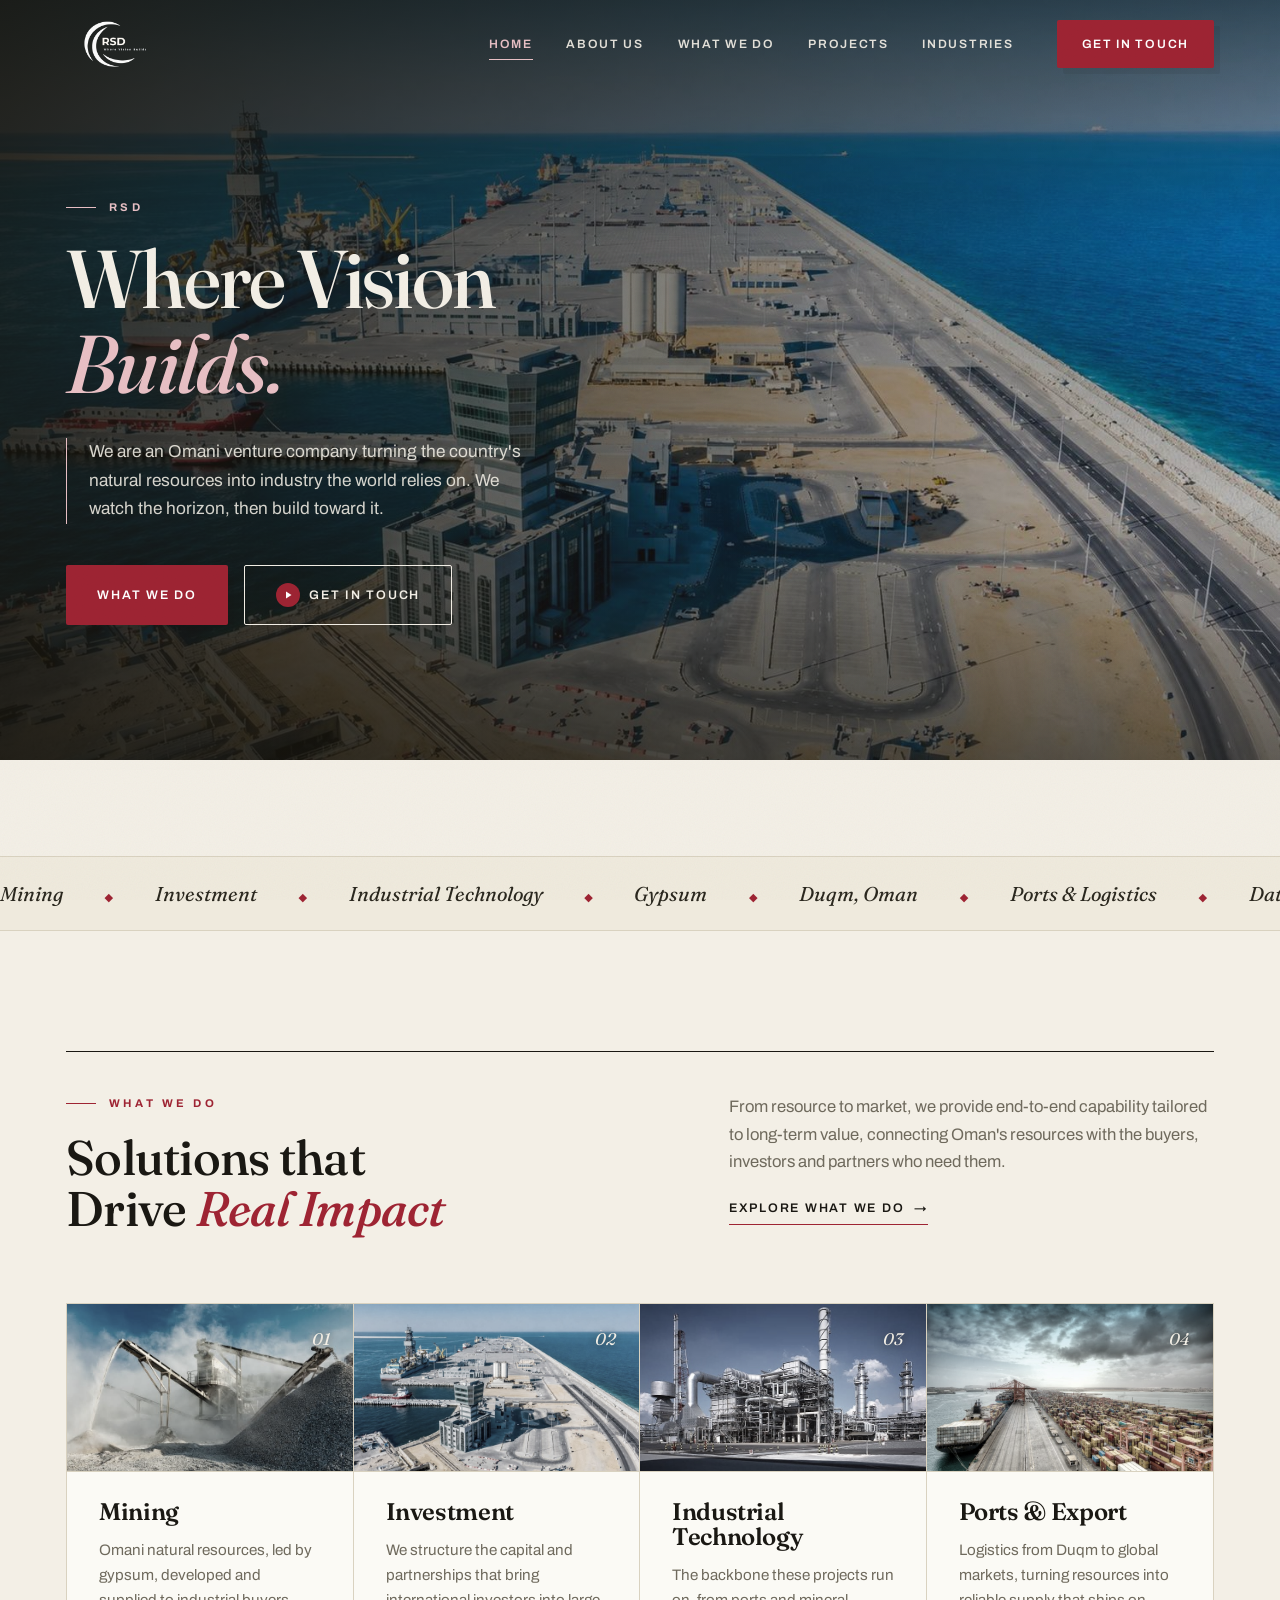
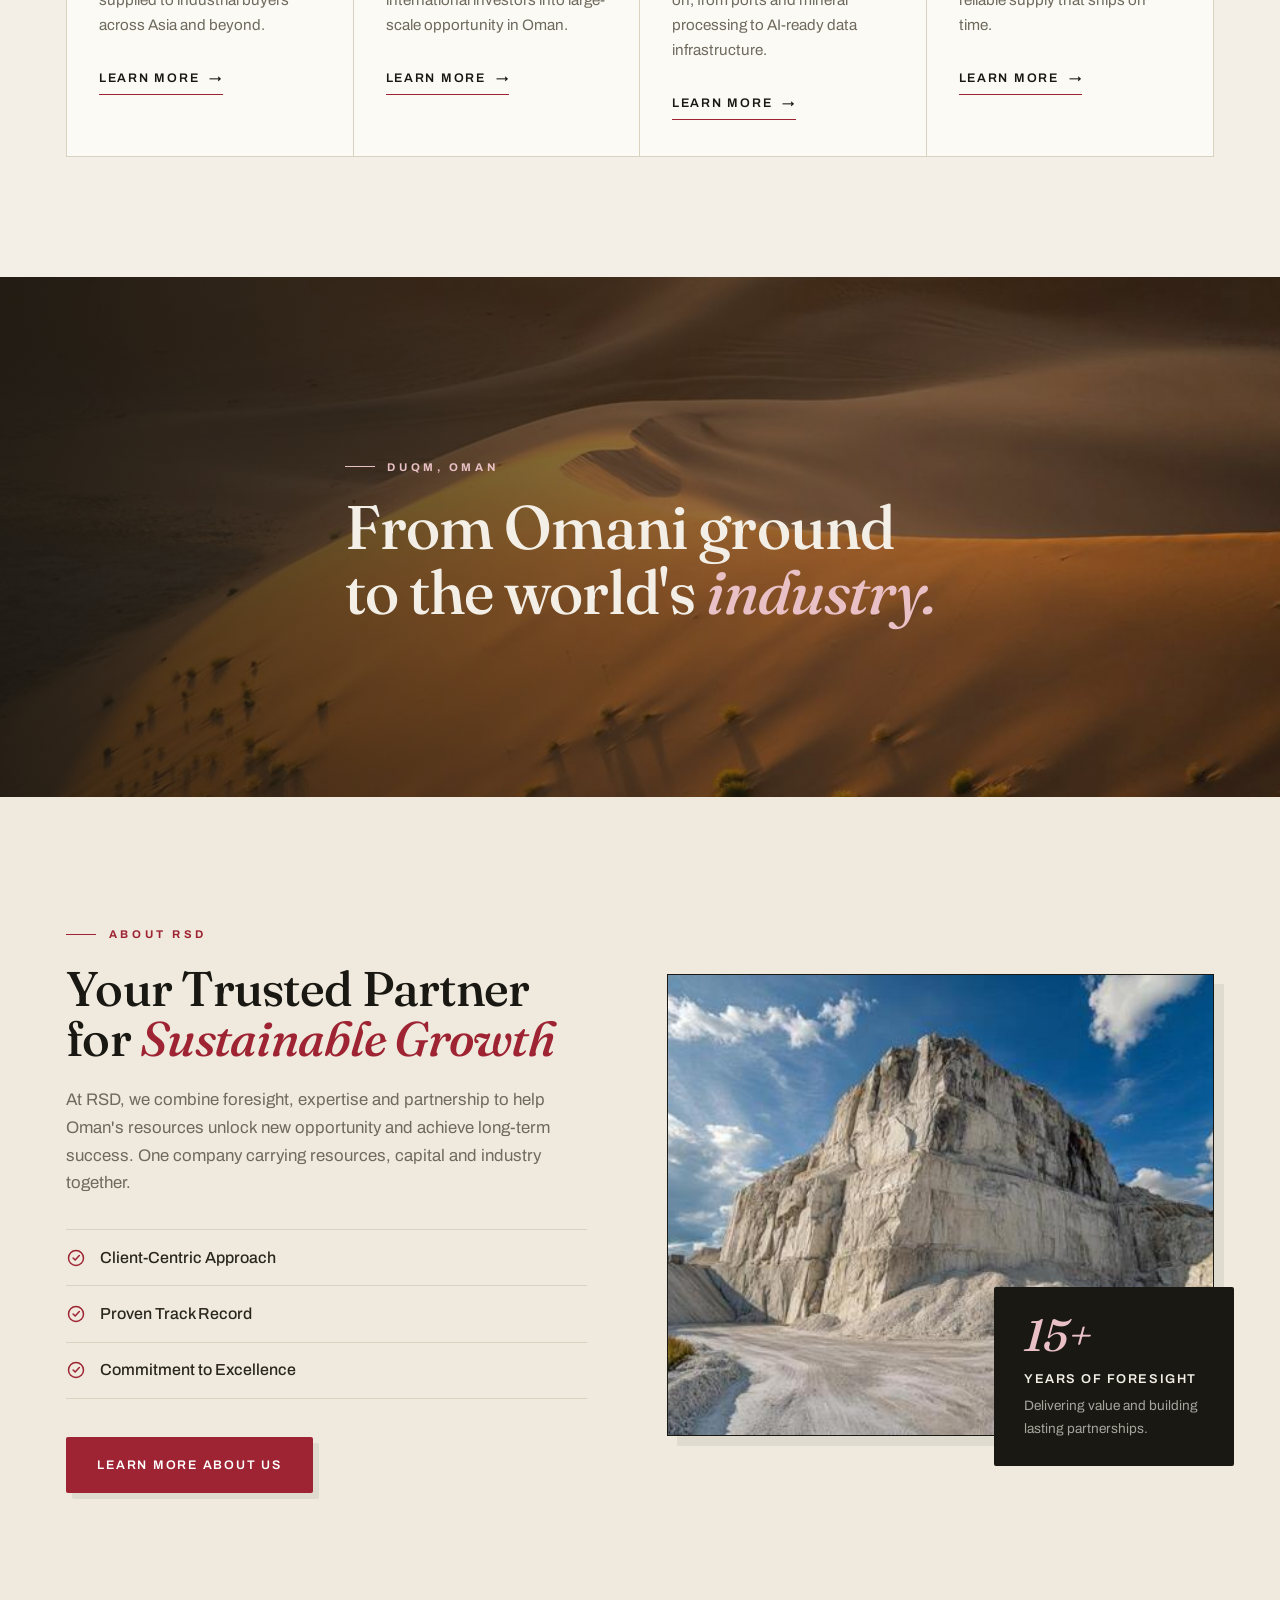
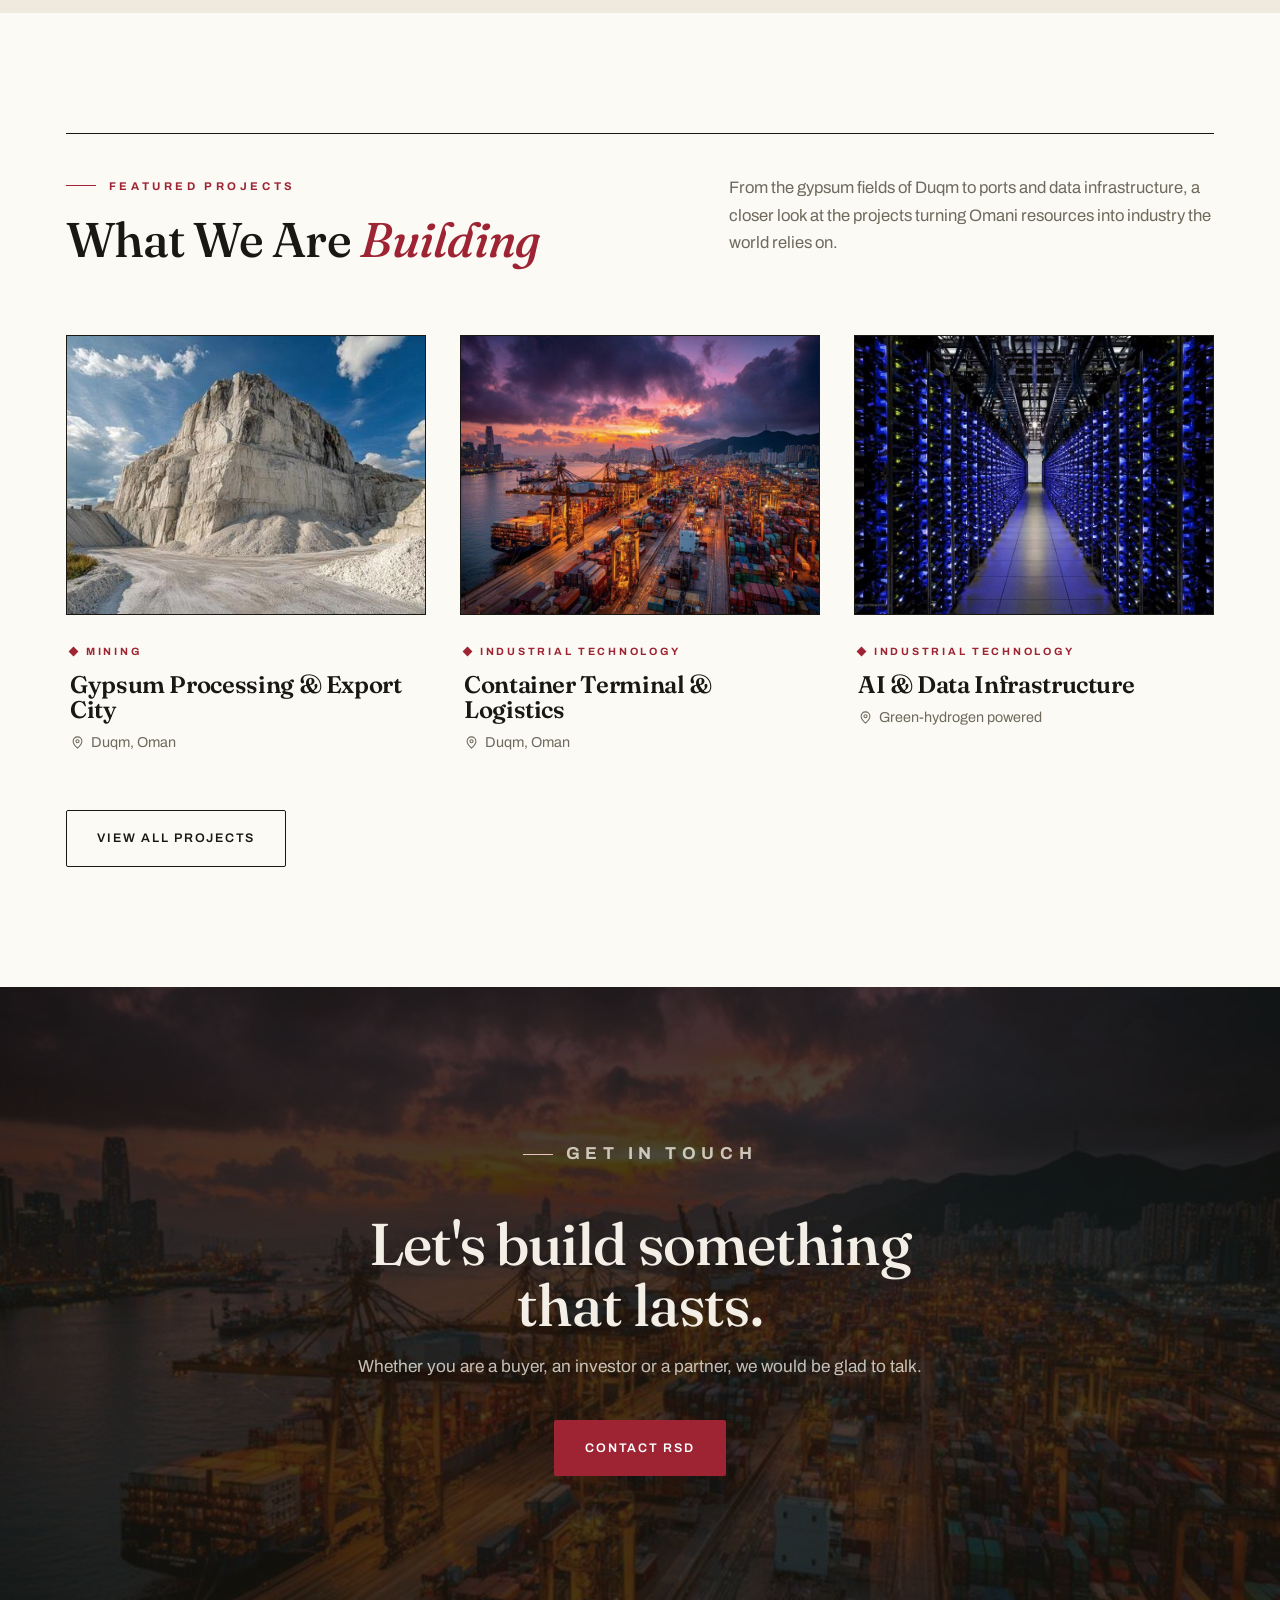
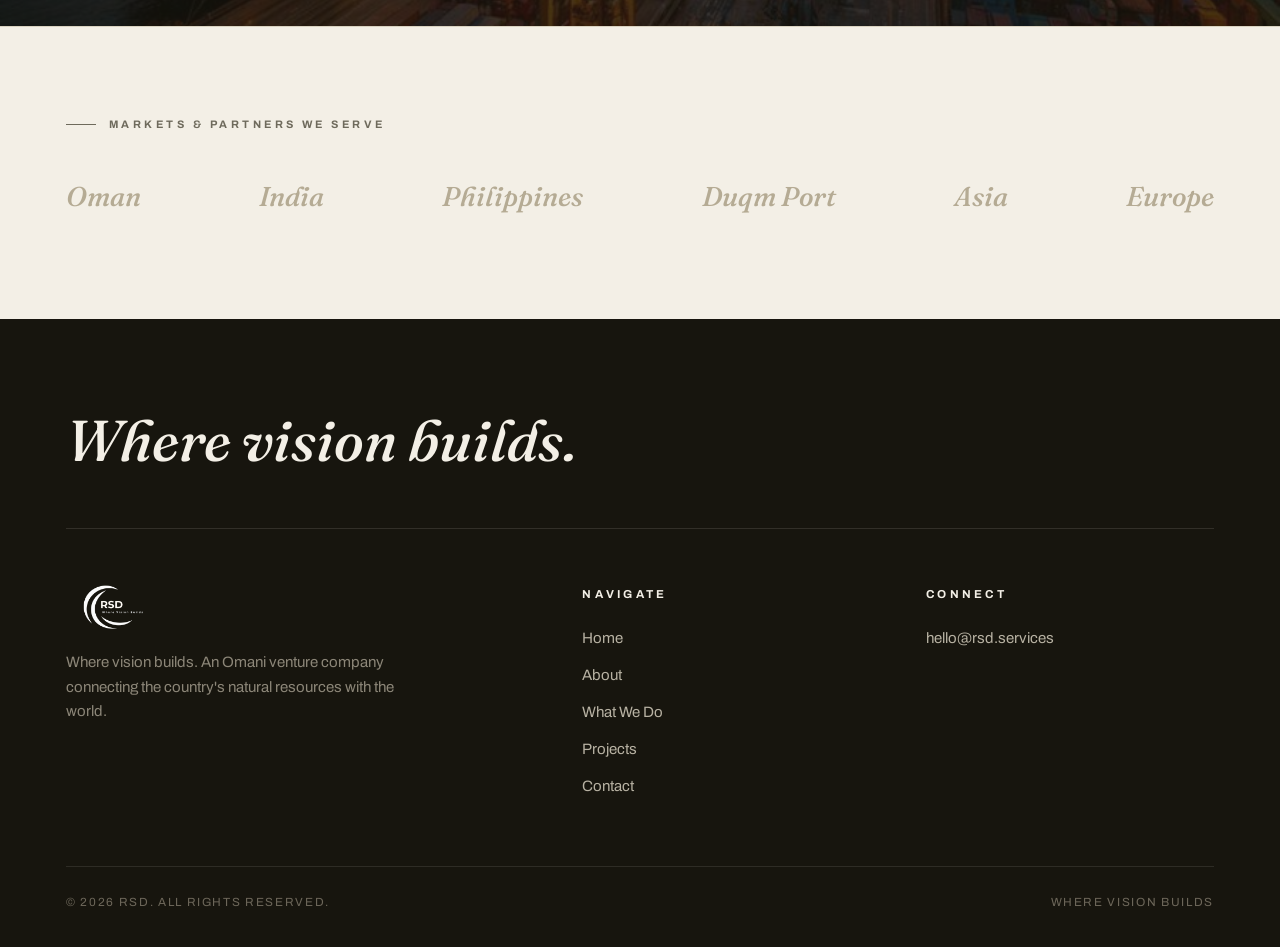
<file: index.html>
<!DOCTYPE html>
<html lang="en">
<head>
  <meta charset="UTF-8">
  <meta name="viewport" content="width=device-width, initial-scale=1.0">
  <title>RSD | Mining, Investment &amp; Industrial Technology in Oman</title>
  <meta name="description" content="RSD is an Omani venture company connecting the country's natural resources with international buyers and investors across mining, investment and industrial technology.">
  <link rel="stylesheet" href="home.css">
  <link rel="canonical" href="https://rsd.services/">
<link rel="icon" type="image/png" href="/favicon.png">
  <meta property="og:type" content="website">
  <meta property="og:site_name" content="RSD">
  <meta property="og:title" content="RSD | Where Vision Builds">
  <meta property="og:description" content="RSD is an Omani venture company connecting the country's natural resources with international buyers and investors across mining, investment and industrial technology.">
  <meta property="og:url" content="https://rsd.services/">
  <meta property="og:image" content="https://rsd.services/og-image.png">
  <meta property="og:image:width" content="1080">
  <meta property="og:image:height" content="1080">
  <meta name="twitter:card" content="summary_large_image">
  <script type="application/ld+json">
  {
    "@context": "https://schema.org",
    "@type": "Organization",
    "name": "RSD",
    "alternateName": "RSD, Where Vision Builds",
    "slogan": "Where Vision Builds",
    "url": "https://rsd.services/",
    "logo": "https://rsd.services/og-image.png",
    "email": "hello@rsd.services",
    "description": "RSD is an Omani venture company connecting the country's natural resources with international buyers and investors across mining, investment and industrial technology.",
    "address": {
      "@type": "PostalAddress",
      "addressLocality": "Duqm",
      "addressCountry": "OM"
    },
    "knowsAbout": ["Mining", "Gypsum", "Investment", "Industrial Technology", "Ports and Logistics", "Data Infrastructure"]
  }
  </script>
</head>
<body class="hero-dark">

  <!-- HEADER -->
  <header class="site-header">
    <a href="/" class="brand" aria-label="RSD home">
      <img class="brand__dark" src="assets/rsd-logo-dark.png" alt="RSD, Where Vision Builds"><img class="brand__light" src="assets/rsd-logo-ivory.png" alt="RSD, Where Vision Builds">
    </a>
    <nav class="nav" aria-label="Primary">
      <a href="/" aria-current="page">Home</a>
      <a href="/about">About Us</a>
      <a href="/what-we-do">What We Do</a>
      <a href="/projects">Projects</a>
      <a href="/what-we-do#industrial-technology">Industries</a>
      <a href="/contact" class="btn btn--primary">Get in Touch</a>
    </nav>
    <button class="nav-toggle" aria-label="Menu" aria-expanded="false"><span></span><span></span><span></span></button>
  </header>

  <!-- HERO -->
  <section class="hero hero--photo">
    <div class="hero__media">
      <img src="assets/hero.jpg" alt="Aerial view of Duqm Port, Oman" loading="eager" decoding="async">
    </div>
    <div class="wrap">
      <div class="hero__copy">
        <p class="eyebrow">RSD</p>
        <h1>Where Vision<span class="accent">Builds.</span></h1>
        <p class="hero__tag">We are an Omani venture company turning the country's natural resources into industry the world relies on. We watch the horizon, then build toward it.</p>
        <div class="hero__cta">
          <a href="/what-we-do" class="btn btn--primary">What We Do</a>
          <a href="/contact" class="btn btn--ghost"><span class="play"><svg viewBox="0 0 24 24" width="12" height="12" fill="currentColor"><path d="M8 5v14l11-7z"/></svg></span> Get in Touch</a>
        </div>
      </div>
    </div>

  </section>

  <!-- TICKER -->
  <div class="ticker" aria-hidden="true">
    <div class="ticker__track">
      <span>Mining</span><i>&#9670;</i><span>Investment</span><i>&#9670;</i><span>Industrial Technology</span><i>&#9670;</i><span>Gypsum</span><i>&#9670;</i><span>Duqm, Oman</span><i>&#9670;</i><span>Ports &amp; Logistics</span><i>&#9670;</i><span>Data Infrastructure</span><i>&#9670;</i><span>Where Vision Builds</span><i>&#9670;</i><span>Mining</span><i>&#9670;</i><span>Investment</span><i>&#9670;</i><span>Industrial Technology</span><i>&#9670;</i><span>Gypsum</span><i>&#9670;</i><span>Duqm, Oman</span><i>&#9670;</i><span>Ports &amp; Logistics</span><i>&#9670;</i><span>Data Infrastructure</span><i>&#9670;</i><span>Where Vision Builds</span><i>&#9670;</i>
    </div>
  </div>

  <!-- WHAT WE DO -->
  <section class="section">
    <div class="wrap">
      <div class="lead-row">
        <div class="reveal">
          <p class="kicker">What We Do</p>
          <h2>Solutions that<br>Drive <span class="accent">Real Impact</span></h2>
        </div>
        <div class="lead-row__aside reveal" data-delay="1">
          <p>From resource to market, we provide end-to-end capability tailored to long-term value, connecting Oman's resources with the buyers, investors and partners who need them.</p>
          <a href="/what-we-do" class="textlink">Explore What We Do <span>&rarr;</span></a>
        </div>
      </div>

      <div class="scards">
        <a href="/what-we-do#mining" class="scard reveal" data-delay="1">
          <figure class="scard__img"><img src="assets/crusher.jpg" alt="Gypsum crushing and processing" loading="lazy" decoding="async"></figure>
          <h3>Mining</h3>
          <p>Omani natural resources, led by gypsum, developed and supplied to industrial buyers across Asia and beyond.</p>
          <span class="textlink">Learn More <span>&rarr;</span></span>
        </a>
        <a href="/what-we-do#investment" class="scard reveal" data-delay="2">
          <figure class="scard__img"><img src="assets/hero.jpg" alt="Duqm Port development" loading="lazy" decoding="async"></figure>
          <h3>Investment</h3>
          <p>We structure the capital and partnerships that bring international investors into large-scale opportunity in Oman.</p>
          <span class="textlink">Learn More <span>&rarr;</span></span>
        </a>
        <a href="/what-we-do#industrial-technology" class="scard reveal" data-delay="3">
          <figure class="scard__img"><img src="assets/processing-plant.jpg" alt="Industrial processing facility" loading="lazy" decoding="async"></figure>
          <h3>Industrial Technology</h3>
          <p>The backbone these projects run on, from ports and mineral processing to AI-ready data infrastructure.</p>
          <span class="textlink">Learn More <span>&rarr;</span></span>
        </a>
        <a href="/projects" class="scard reveal" data-delay="4">
          <figure class="scard__img"><img src="assets/port-salalah.jpg" alt="Omani port at work" loading="lazy" decoding="async"></figure>
          <h3>Ports &amp; Export</h3>
          <p>Logistics from Duqm to global markets, turning resources into reliable supply that ships on time.</p>
          <span class="textlink">Learn More <span>&rarr;</span></span>
        </a>
      </div>
    </div>
  </section>

  <!-- STATEMENT BAND -->
  <section class="band">
    <div class="band__bg" style="background-image:url('assets/dunes.jpg')"></div>
    <div class="wrap band__inner reveal">
      <p class="kicker kicker--light">Duqm, Oman</p>
      <h2 class="band__title">From Omani ground<br>to the world's <span class="accent">industry.</span></h2>
    </div>
  </section>

  <!-- ABOUT -->
  <section class="section about">
    <div class="wrap about__grid">
      <div class="reveal">
        <p class="kicker">About RSD</p>
        <h2>Your Trusted Partner<br>for <span class="accent">Sustainable Growth</span></h2>
        <p class="body">At RSD, we combine foresight, expertise and partnership to help Oman's resources unlock new opportunity and achieve long-term success. One company carrying resources, capital and industry together.</p>
        <ul class="checklist">
          <li><svg viewBox="0 0 24 24" fill="none" stroke="currentColor" stroke-width="1.8" stroke-linecap="round" stroke-linejoin="round"><circle cx="12" cy="12" r="9"/><path d="m8.5 12 2.5 2.5L16 9"/></svg> Client-Centric Approach</li>
          <li><svg viewBox="0 0 24 24" fill="none" stroke="currentColor" stroke-width="1.8" stroke-linecap="round" stroke-linejoin="round"><circle cx="12" cy="12" r="9"/><path d="m8.5 12 2.5 2.5L16 9"/></svg> Proven Track Record</li>
          <li><svg viewBox="0 0 24 24" fill="none" stroke="currentColor" stroke-width="1.8" stroke-linecap="round" stroke-linejoin="round"><circle cx="12" cy="12" r="9"/><path d="m8.5 12 2.5 2.5L16 9"/></svg> Commitment to Excellence</li>
        </ul>
        <a href="/about" class="btn btn--primary">Learn More About Us</a>
      </div>
      <div class="about__media reveal" data-delay="1">
        <div class="frame">
          <img src="assets/project-gypsum.jpg" alt="RSD gypsum quarry in Oman" loading="lazy" decoding="async">
        </div>
        <div class="float-card">
          <b>15+</b>
          <p class="ttl">Years of Foresight</p>
          <p>Delivering value and building lasting partnerships.</p>
        </div>
      </div>
    </div>
  </section>

  <!-- FEATURED PROJECTS -->
  <section class="section projects">
    <div class="wrap">
      <div class="lead-row">
        <div class="reveal">
          <p class="kicker">Featured Projects</p>
          <h2>What We Are <span class="accent">Building</span></h2>
        </div>
        <div class="lead-row__aside reveal" data-delay="1">
          <p>From the gypsum fields of Duqm to ports and data infrastructure, a closer look at the projects turning Omani resources into industry the world relies on.</p>
        </div>
      </div>
      <div class="pcards">
        <a href="/projects" class="pcard reveal" data-delay="1">
          <div class="pcard__img"><img src="assets/project-gypsum.jpg" alt="Gypsum processing and export" loading="lazy" decoding="async"></div>
          <div class="pcard__body">
            <span class="pcard__sector">Mining</span>
            <h3>Gypsum Processing &amp; Export City</h3>
            <p class="pcard__loc"><svg viewBox="0 0 24 24" width="15" height="15" fill="none" stroke="currentColor" stroke-width="1.7" stroke-linecap="round" stroke-linejoin="round"><path d="M12 21s-7-6.2-7-11a7 7 0 0 1 14 0c0 4.8-7 11-7 11Z"/><circle cx="12" cy="10" r="2.5"/></svg> Duqm, Oman</p>
          </div>
        </a>
        <a href="/projects" class="pcard reveal" data-delay="2">
          <div class="pcard__img"><img src="assets/project-terminal.jpg" alt="Container terminal and logistics" loading="lazy" decoding="async"></div>
          <div class="pcard__body">
            <span class="pcard__sector">Industrial Technology</span>
            <h3>Container Terminal &amp; Logistics</h3>
            <p class="pcard__loc"><svg viewBox="0 0 24 24" width="15" height="15" fill="none" stroke="currentColor" stroke-width="1.7" stroke-linecap="round" stroke-linejoin="round"><path d="M12 21s-7-6.2-7-11a7 7 0 0 1 14 0c0 4.8-7 11-7 11Z"/><circle cx="12" cy="10" r="2.5"/></svg> Duqm, Oman</p>
          </div>
        </a>
        <a href="/projects" class="pcard reveal" data-delay="3">
          <div class="pcard__img"><img src="assets/project-data.jpg" alt="AI and data infrastructure" loading="lazy" decoding="async"></div>
          <div class="pcard__body">
            <span class="pcard__sector">Industrial Technology</span>
            <h3>AI &amp; Data Infrastructure</h3>
            <p class="pcard__loc"><svg viewBox="0 0 24 24" width="15" height="15" fill="none" stroke="currentColor" stroke-width="1.7" stroke-linecap="round" stroke-linejoin="round"><path d="M12 21s-7-6.2-7-11a7 7 0 0 1 14 0c0 4.8-7 11-7 11Z"/><circle cx="12" cy="10" r="2.5"/></svg> Green-hydrogen powered</p>
          </div>
        </a>
      </div>
      <div class="projects__cta reveal">
        <a href="/projects" class="btn btn--ghost">View All Projects</a>
      </div>
    </div>
  </section>

  <!-- CTA BAND -->
  <section class="cta">
    <div class="cta__bg" style="background-image:url('assets/project-terminal.jpg')"></div>
    <div class="wrap cta__inner reveal">
      <p class="kicker kicker--light">Get in Touch</p>
      <h2>Let's build something that lasts.</h2>
      <p>Whether you are a buyer, an investor or a partner, we would be glad to talk.</p>
      <a href="/contact" class="btn btn--primary">Contact RSD</a>
    </div>
  </section>

  <!-- TRUSTED BY / MARKETS -->
  <section class="brands">
    <div class="wrap">
      <p class="brands__label">Markets &amp; partners we serve</p>
      <div class="brands__row">
        <span>Oman</span>
        <span>India</span>
        <span>Philippines</span>
        <span>Duqm Port</span>
        <span>Asia</span>
        <span>Europe</span>
      </div>
    </div>
  </section>

  <!-- FOOTER -->
  <footer class="site-footer">
    <div class="wrap">
      <div class="footer-top">
        <div>
          <img src="assets/rsd-logo-ivory.png" alt="RSD">
          <p>Where vision builds. An Omani venture company connecting the country's natural resources with the world.</p>
        </div>
        <div class="footer-col">
          <h5>Navigate</h5>
          <a href="/">Home</a>
          <a href="/about">About</a>
          <a href="/what-we-do">What We Do</a>
          <a href="/projects">Projects</a>
          <a href="/contact">Contact</a>
        </div>
        <div class="footer-col">
          <h5>Connect</h5>
          <a href="mailto:hello@rsd.services">hello@rsd.services</a>
        </div>
      </div>
      <div class="footer-bottom">
        <span>© 2026 RSD. All rights reserved.</span>
        <span>Where Vision Builds</span>
      </div>
    </div>
  </footer>

  <script src="site.js"></script>
</body>
</html>
</file>
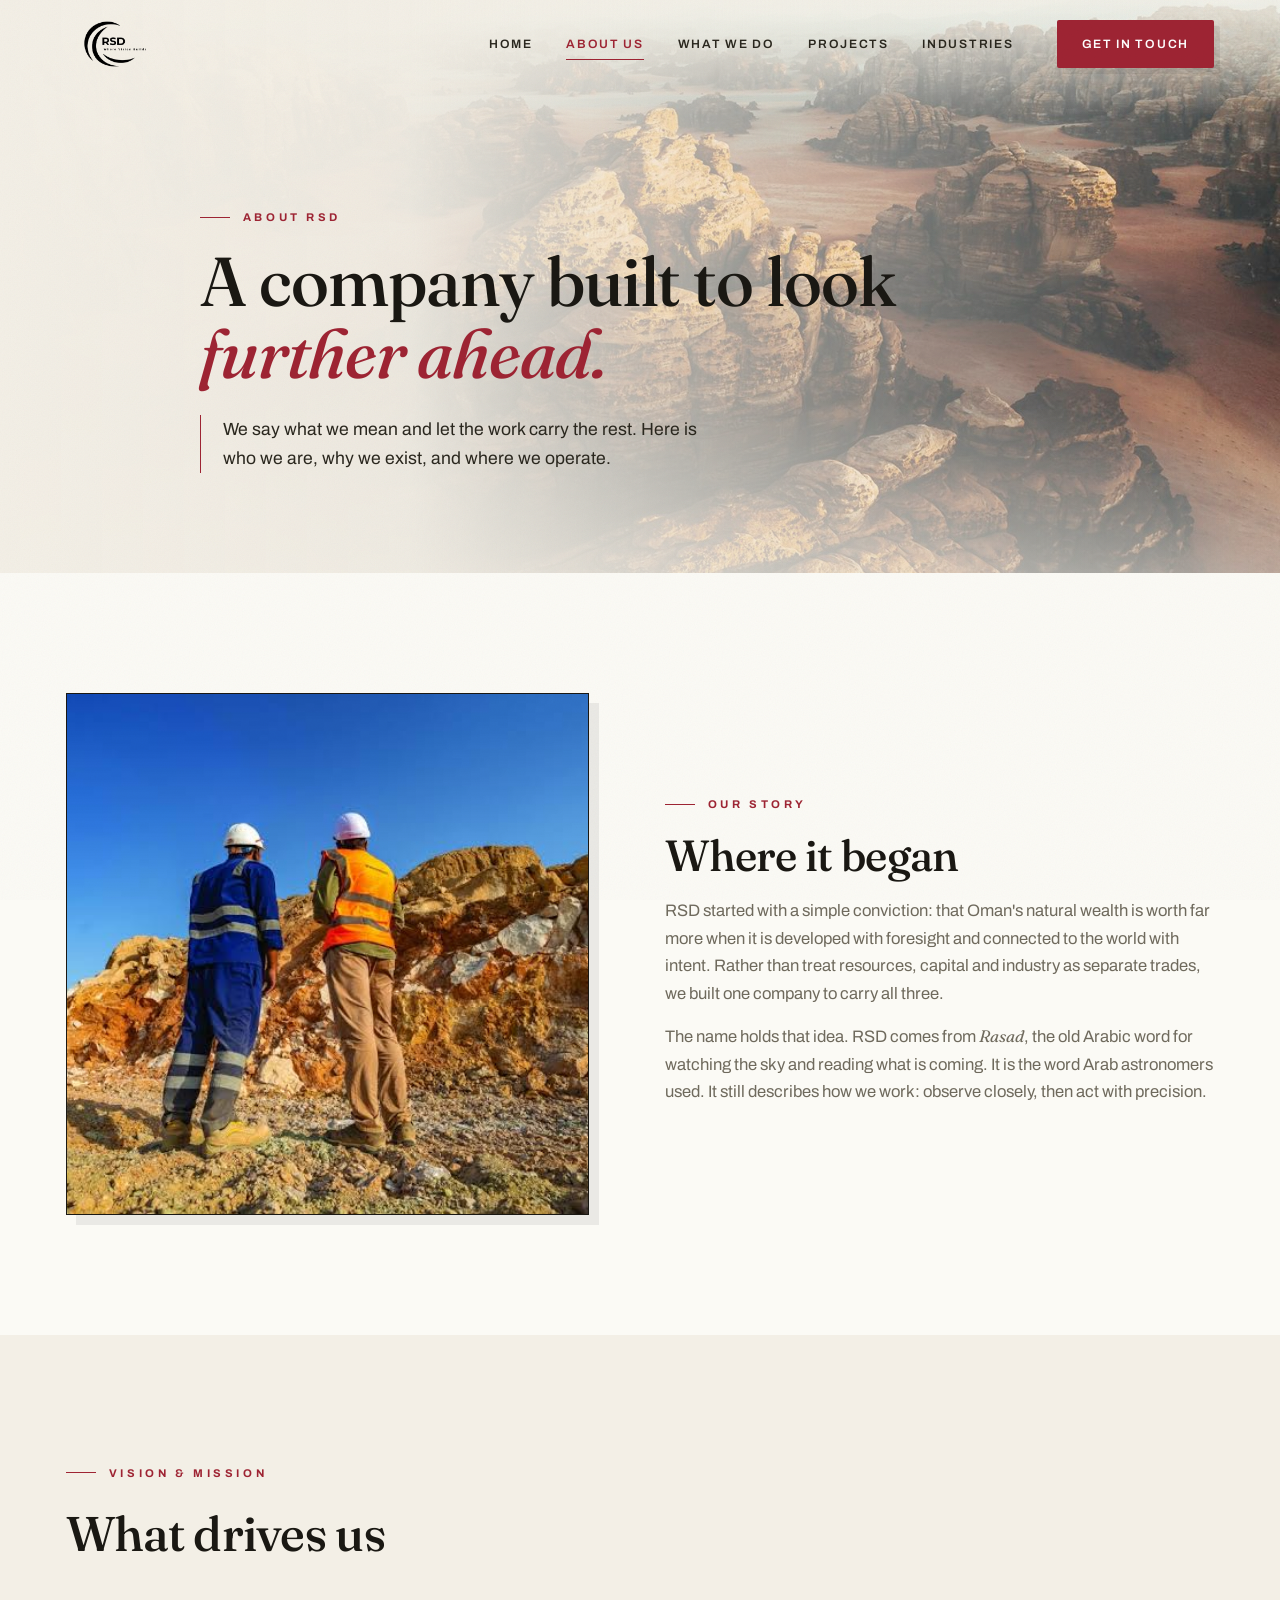
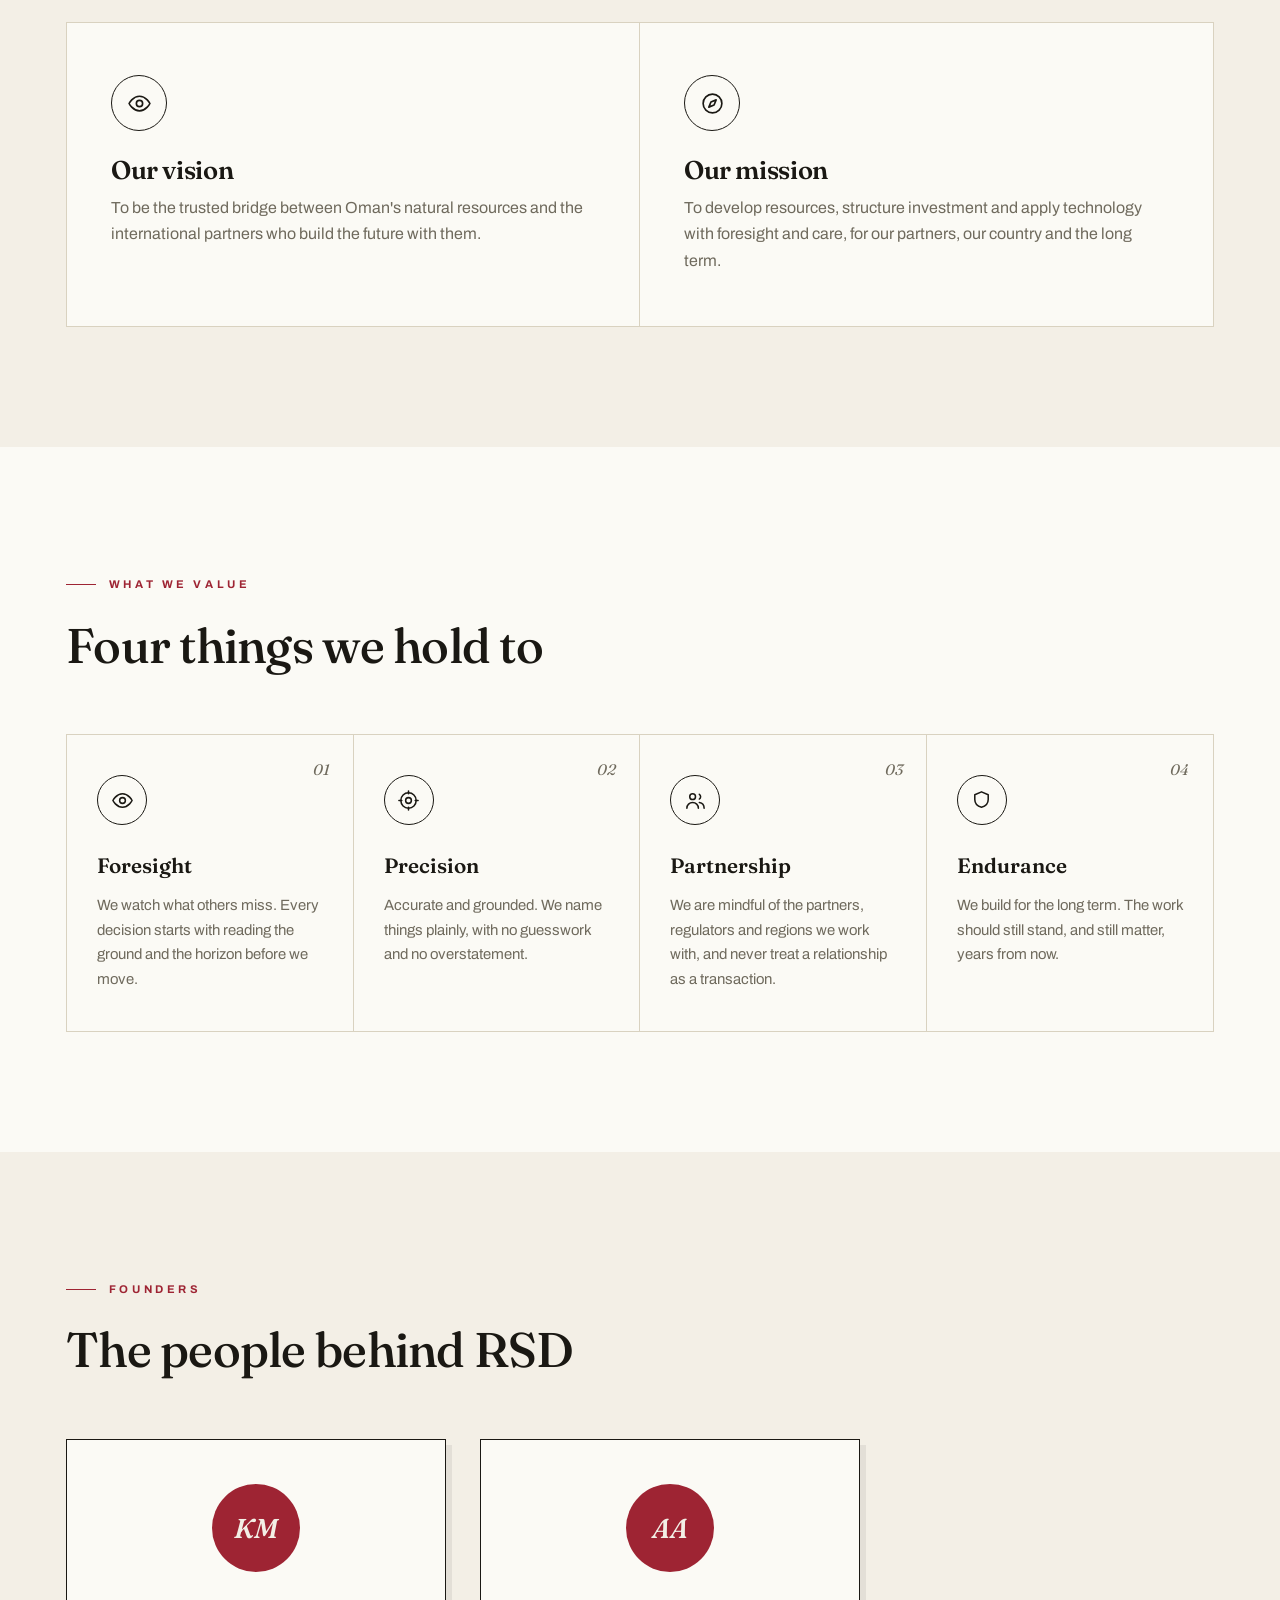
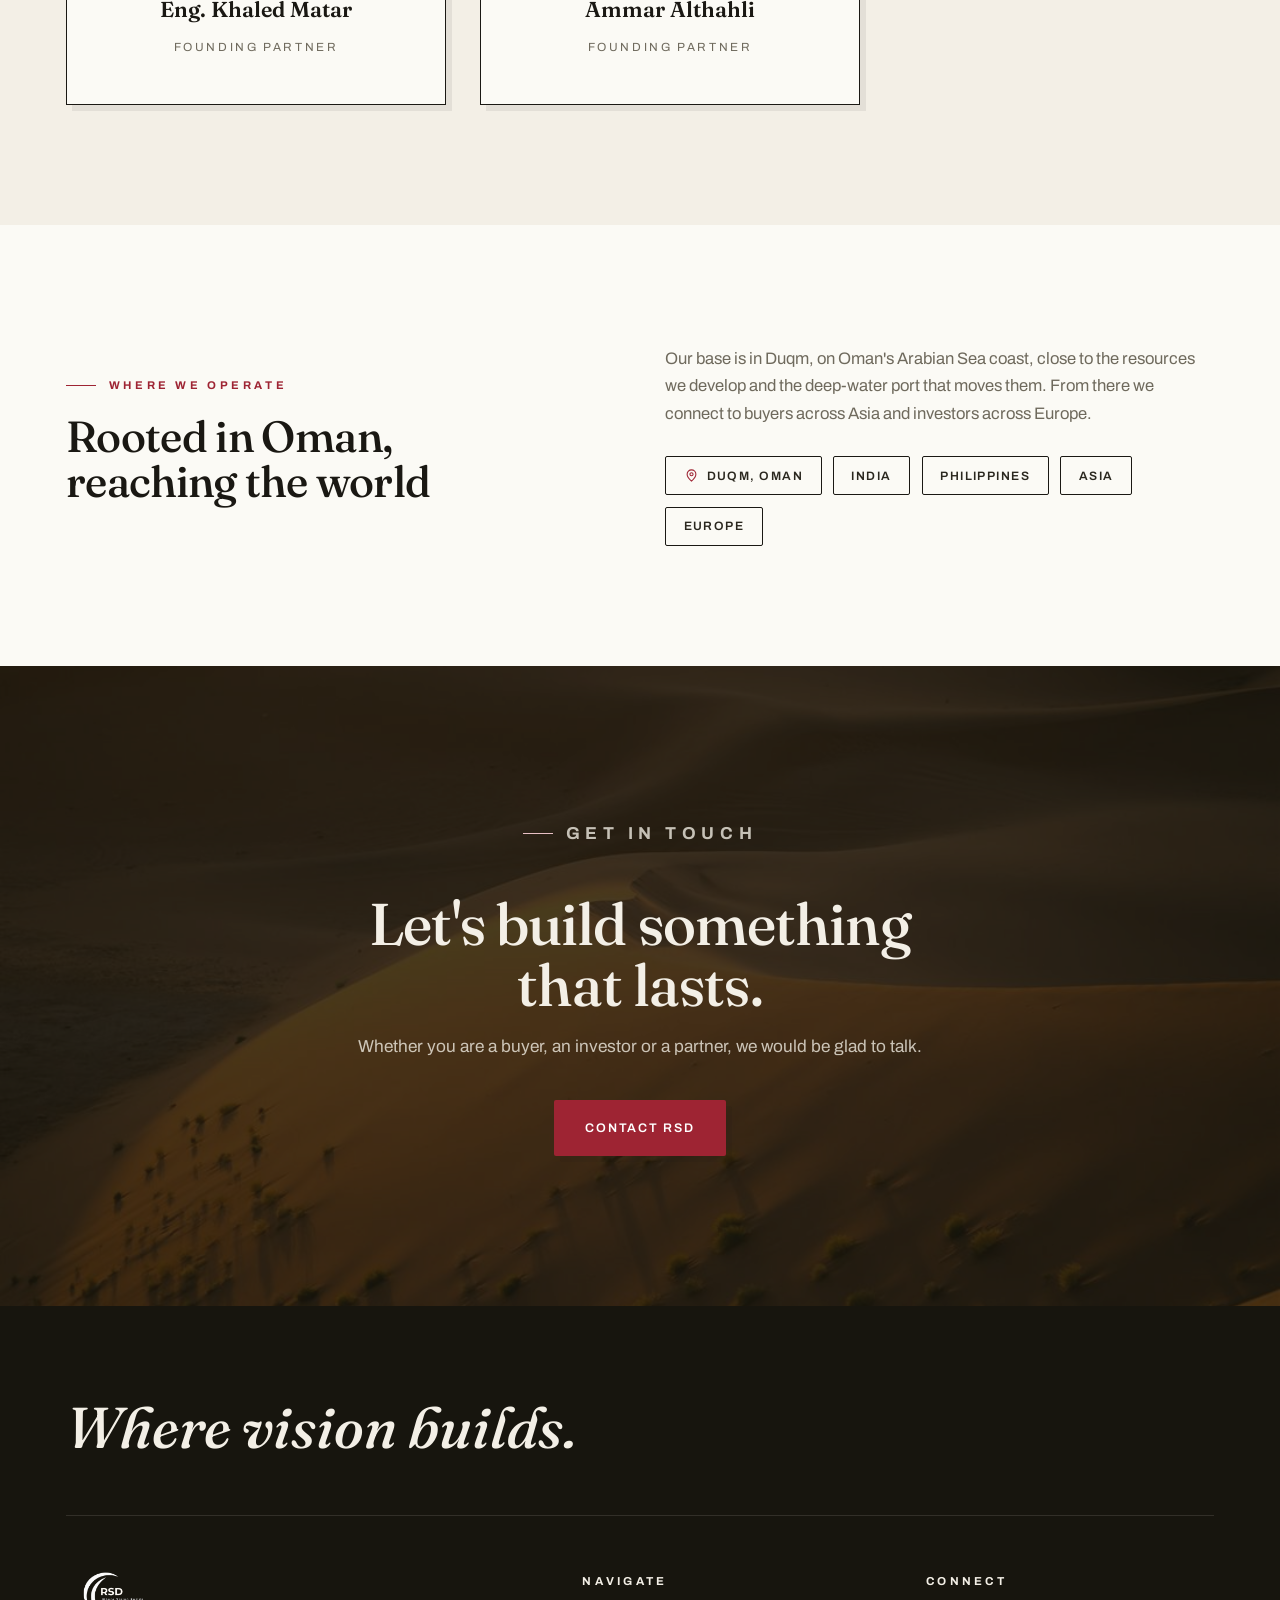
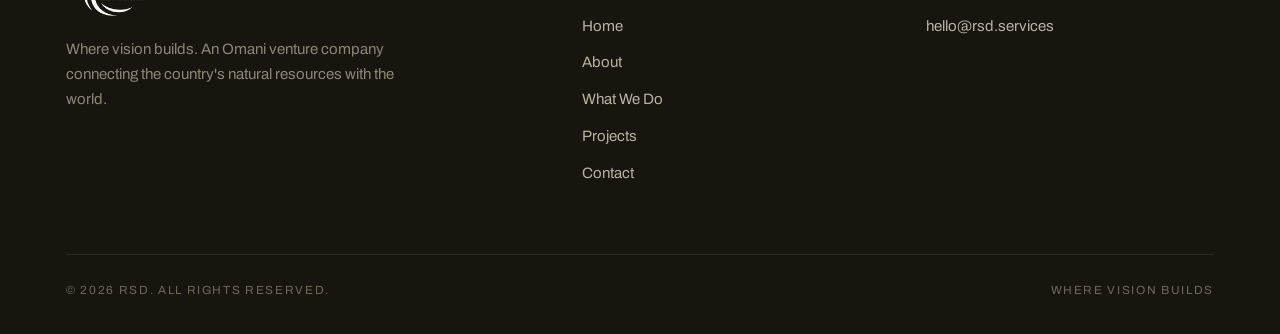
<file: about.html>
<!DOCTYPE html>
<html lang="en">
<head>
  <meta charset="UTF-8">
  <meta name="viewport" content="width=device-width, initial-scale=1.0">
  <title>About RSD | Omani Venture Company in Duqm, Oman</title>
  <meta name="description" content="The story behind RSD, an Omani venture company. Our name, our vision and mission, what we value, the founders, and where we operate.">
  <link rel="stylesheet" href="home.css">
  <link rel="canonical" href="https://rsd.services/about">
<link rel="icon" type="image/png" href="/favicon.png">
  <meta property="og:type" content="website">
  <meta property="og:site_name" content="RSD">
  <meta property="og:title" content="RSD | About">
  <meta property="og:description" content="The story behind RSD, an Omani venture company. Our name, our vision and mission, what we value, the founders, and where we operate.">
  <meta property="og:url" content="https://rsd.services/about">
  <meta property="og:image" content="https://rsd.services/og-image.png">
  <meta property="og:image:width" content="1080">
  <meta property="og:image:height" content="1080">
  <meta name="twitter:card" content="summary_large_image">
</head>
<body>

  <!-- HEADER -->
  <header class="site-header">
    <a href="/" class="brand" aria-label="RSD home">
      <img src="assets/rsd-logo-dark.png" alt="RSD, Where Vision Builds">
    </a>
    <nav class="nav" aria-label="Primary">
      <a href="/">Home</a>
      <a href="/about" aria-current="page">About Us</a>
      <a href="/what-we-do">What We Do</a>
      <a href="/projects">Projects</a>
      <a href="/what-we-do#industrial-technology">Industries</a>
      <a href="/contact" class="btn btn--primary">Get in Touch</a>
    </nav>
    <button class="nav-toggle" aria-label="Menu" aria-expanded="false"><span></span><span></span><span></span></button>
  </header>

  <!-- PAGE HERO -->
  <section class="phero">
    <div class="phero__media"><img src="assets/desert.jpg" alt="The Omani landscape" loading="eager" decoding="async"></div>
    <div class="wrap">
      <p class="eyebrow reveal in">About RSD</p>
      <h1 class="reveal in" data-delay="1">A company built to look <span class="accent">further ahead.</span></h1>
      <p class="reveal in" data-delay="2">We say what we mean and let the work carry the rest. Here is who we are, why we exist, and where we operate.</p>
    </div>
  </section>

  <!-- FOUNDING STORY -->
  <section class="section section--card">
    <div class="wrap split-2">
      <div class="reveal">
        <div class="media-frame">
          <img src="assets/surveyors.jpg" alt="RSD team surveying a resource site in Oman" loading="lazy" decoding="async">
        </div>
      </div>
      <div class="reveal" data-delay="1">
        <p class="kicker">Our Story</p>
        <h2>Where it began</h2>
        <p class="body">RSD started with a simple conviction: that Oman's natural wealth is worth far more when it is developed with foresight and connected to the world with intent. Rather than treat resources, capital and industry as separate trades, we built one company to carry all three.</p>
        <p class="body">The name holds that idea. RSD comes from <em>Rasad</em>, the old Arabic word for watching the sky and reading what is coming. It is the word Arab astronomers used. It still describes how we work: observe closely, then act with precision.</p>
      </div>
    </div>
  </section>

  <!-- VISION & MISSION -->
  <section class="section section--bone">
    <div class="wrap">
      <div class="section-head reveal">
        <p class="kicker">Vision &amp; Mission</p>
        <h2>What drives us</h2>
      </div>
      <div class="vm-grid">
        <div class="vm-card reveal" data-delay="1">
          <div class="vm-card__ic"><svg viewBox="0 0 24 24" fill="none" stroke="currentColor" stroke-width="1.6" stroke-linecap="round" stroke-linejoin="round"><path d="M2 12s3.5-7 10-7 10 7 10 7-3.5 7-10 7-10-7-10-7Z"/><circle cx="12" cy="12" r="3"/></svg></div>
          <h3>Our vision</h3>
          <p>To be the trusted bridge between Oman's natural resources and the international partners who build the future with them.</p>
        </div>
        <div class="vm-card reveal" data-delay="2">
          <div class="vm-card__ic"><svg viewBox="0 0 24 24" fill="none" stroke="currentColor" stroke-width="1.6" stroke-linecap="round" stroke-linejoin="round"><circle cx="12" cy="12" r="9"/><path d="m15.5 8.5-2 5-5 2 2-5 5-2Z"/></svg></div>
          <h3>Our mission</h3>
          <p>To develop resources, structure investment and apply technology with foresight and care, for our partners, our country and the long term.</p>
        </div>
      </div>
    </div>
  </section>

  <!-- CORE VALUES -->
  <section class="section section--card">
    <div class="wrap">
      <div class="section-head reveal">
        <p class="kicker">What We Value</p>
        <h2>Four things we hold to</h2>
      </div>
      <div class="values">
        <div class="value reveal" data-delay="1">
          <div class="value__ic ic-navy"><svg viewBox="0 0 24 24" fill="none" stroke="currentColor" stroke-width="1.6" stroke-linecap="round" stroke-linejoin="round"><path d="M2 12s3.5-7 10-7 10 7 10 7-3.5 7-10 7-10-7-10-7Z"/><circle cx="12" cy="12" r="3"/></svg></div>
          <h4>Foresight</h4><p>We watch what others miss. Every decision starts with reading the ground and the horizon before we move.</p>
        </div>
        <div class="value reveal" data-delay="2">
          <div class="value__ic ic-red"><svg viewBox="0 0 24 24" fill="none" stroke="currentColor" stroke-width="1.6" stroke-linecap="round" stroke-linejoin="round"><circle cx="12" cy="12" r="8"/><circle cx="12" cy="12" r="3"/><path d="M12 2v3M12 19v3M2 12h3M19 12h3"/></svg></div>
          <h4>Precision</h4><p>Accurate and grounded. We name things plainly, with no guesswork and no overstatement.</p>
        </div>
        <div class="value reveal" data-delay="3">
          <div class="value__ic ic-red"><svg viewBox="0 0 24 24" fill="none" stroke="currentColor" stroke-width="1.6" stroke-linecap="round" stroke-linejoin="round"><circle cx="9" cy="8" r="3"/><path d="M3 20a6 6 0 0 1 12 0"/><path d="M16 5.5a3 3 0 0 1 0 5"/><path d="M21 20a6 6 0 0 0-5-5.9"/></svg></div>
          <h4>Partnership</h4><p>We are mindful of the partners, regulators and regions we work with, and never treat a relationship as a transaction.</p>
        </div>
        <div class="value reveal" data-delay="4">
          <div class="value__ic ic-navy"><svg viewBox="0 0 24 24" fill="none" stroke="currentColor" stroke-width="1.6" stroke-linecap="round" stroke-linejoin="round"><path d="M12 3 5 6v5c0 4 3 7 7 8 4-1 7-4 7-8V6l-7-3Z"/></svg></div>
          <h4>Endurance</h4><p>We build for the long term. The work should still stand, and still matter, years from now.</p>
        </div>
      </div>
    </div>
  </section>

  <!-- FOUNDERS -->
  <section class="section section--bone">
    <div class="wrap">
      <div class="section-head reveal">
        <p class="kicker">Founders</p>
        <h2>The people behind RSD</h2>
      </div>
      <div class="partners">
        <div class="partner reveal" data-delay="1">
          <div class="partner__avatar">KM</div>
          <h4>Eng. Khaled Matar</h4>
          <span>Founding Partner</span>
        </div>
        <div class="partner reveal" data-delay="2">
          <div class="partner__avatar">AA</div>
          <h4>Ammar Althahli</h4>
          <span>Founding Partner</span>
        </div>
      </div>
    </div>
  </section>

  <!-- REGIONS -->
  <section class="section section--card">
    <div class="wrap split-2">
      <div class="reveal">
        <p class="kicker">Where We Operate</p>
        <h2>Rooted in Oman,<br>reaching the world</h2>
      </div>
      <div class="reveal" data-delay="1">
        <p class="body">Our base is in Duqm, on Oman's Arabian Sea coast, close to the resources we develop and the deep-water port that moves them. From there we connect to buyers across Asia and investors across Europe.</p>
        <div class="regions">
          <span class="region-chip"><svg viewBox="0 0 24 24" fill="none" stroke="currentColor" stroke-width="1.7" stroke-linecap="round" stroke-linejoin="round"><path d="M12 21s-7-6.2-7-11a7 7 0 0 1 14 0c0 4.8-7 11-7 11Z"/><circle cx="12" cy="10" r="2.5"/></svg> Duqm, Oman</span>
          <span class="region-chip">India</span>
          <span class="region-chip">Philippines</span>
          <span class="region-chip">Asia</span>
          <span class="region-chip">Europe</span>
        </div>
      </div>
    </div>
  </section>

  <!-- CTA BAND -->
  <section class="cta">
    <div class="cta__bg" style="background-image:url('assets/dunes.jpg')"></div>
    <div class="wrap cta__inner reveal">
      <p class="kicker kicker--light">Get in Touch</p>
      <h2>Let's build something that lasts.</h2>
      <p>Whether you are a buyer, an investor or a partner, we would be glad to talk.</p>
      <a href="/contact" class="btn btn--primary">Contact RSD</a>
    </div>
  </section>

  <!-- FOOTER -->
  <footer class="site-footer">
    <div class="wrap">
      <div class="footer-top">
        <div>
          <img src="assets/rsd-logo-ivory.png" alt="RSD">
          <p>Where vision builds. An Omani venture company connecting the country's natural resources with the world.</p>
        </div>
        <div class="footer-col">
          <h5>Navigate</h5>
          <a href="/">Home</a>
          <a href="/about">About</a>
          <a href="/what-we-do">What We Do</a>
          <a href="/projects">Projects</a>
          <a href="/contact">Contact</a>
        </div>
        <div class="footer-col">
          <h5>Connect</h5>
          <a href="mailto:hello@rsd.services">hello@rsd.services</a>
        </div>
      </div>
      <div class="footer-bottom">
        <span>© 2026 RSD. All rights reserved.</span>
        <span>Where Vision Builds</span>
      </div>
    </div>
  </footer>

  <script src="site.js"></script>
</body>
</html>
</file>
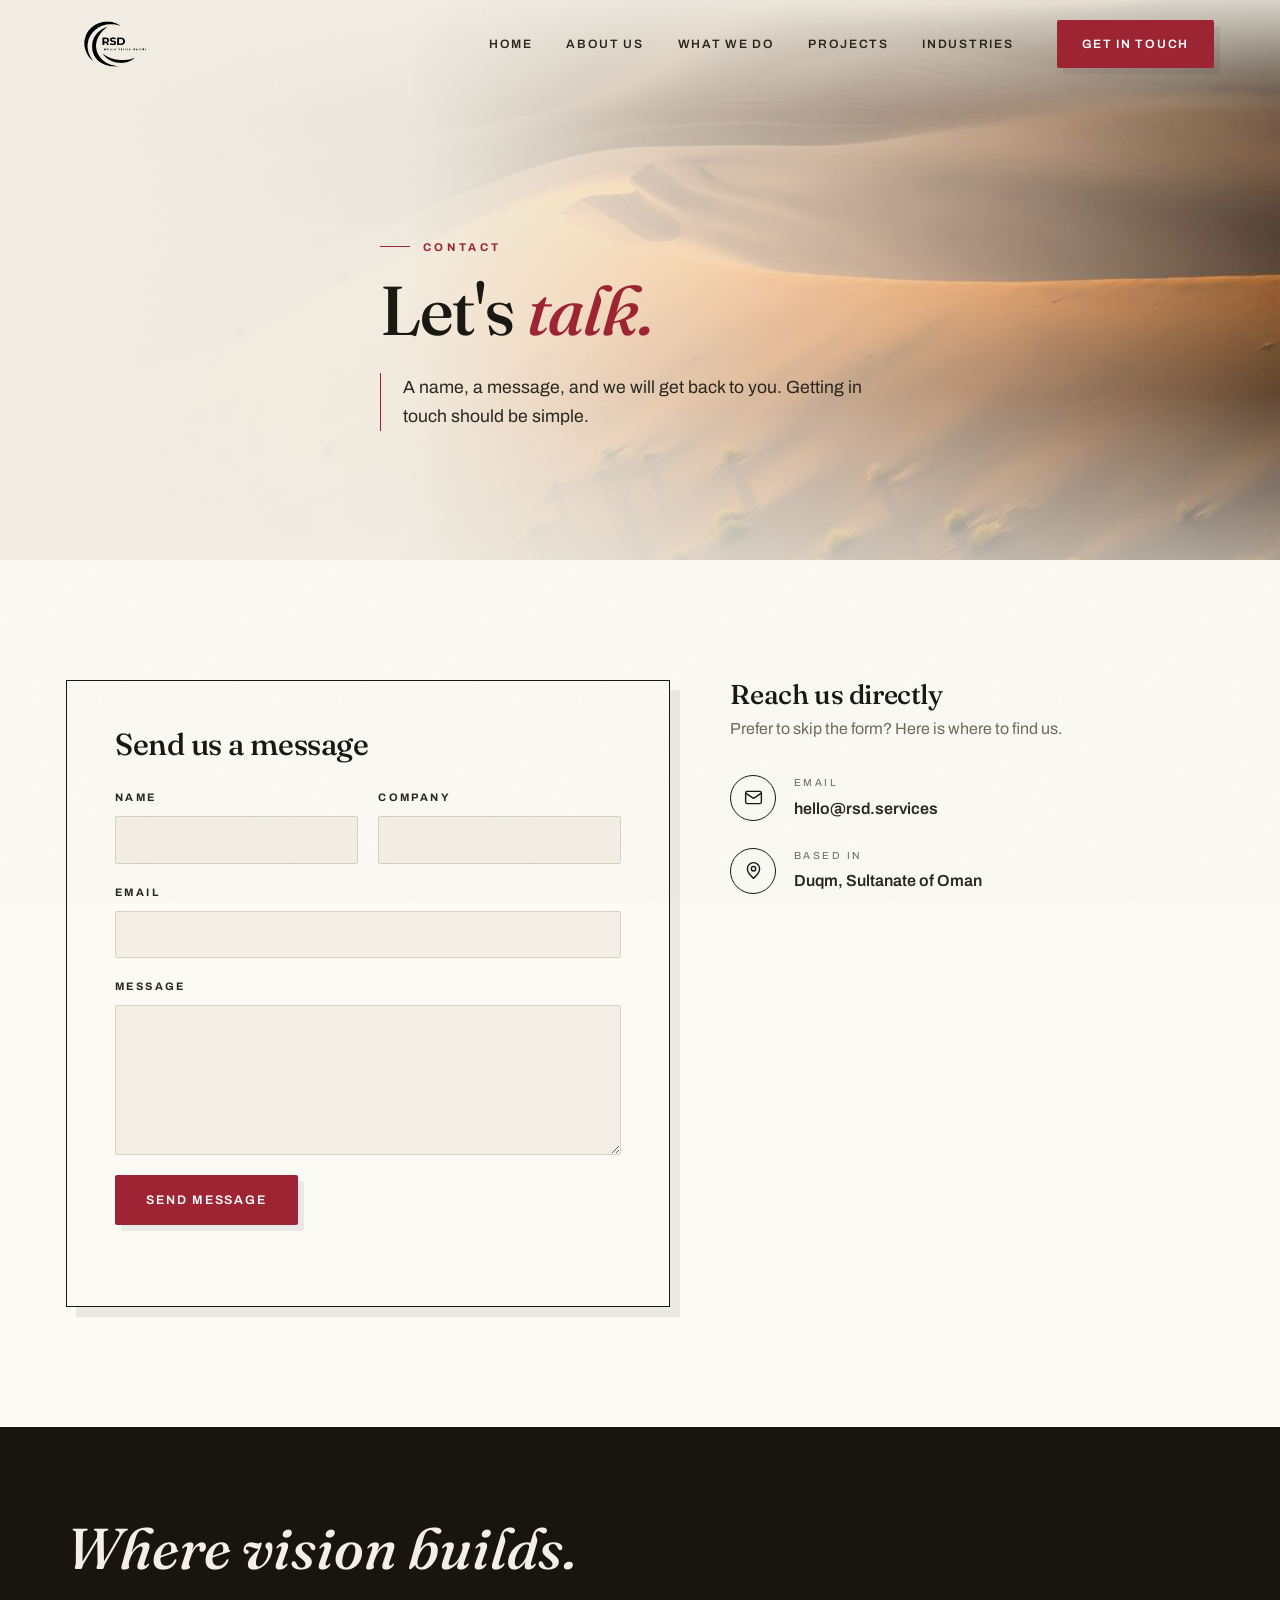
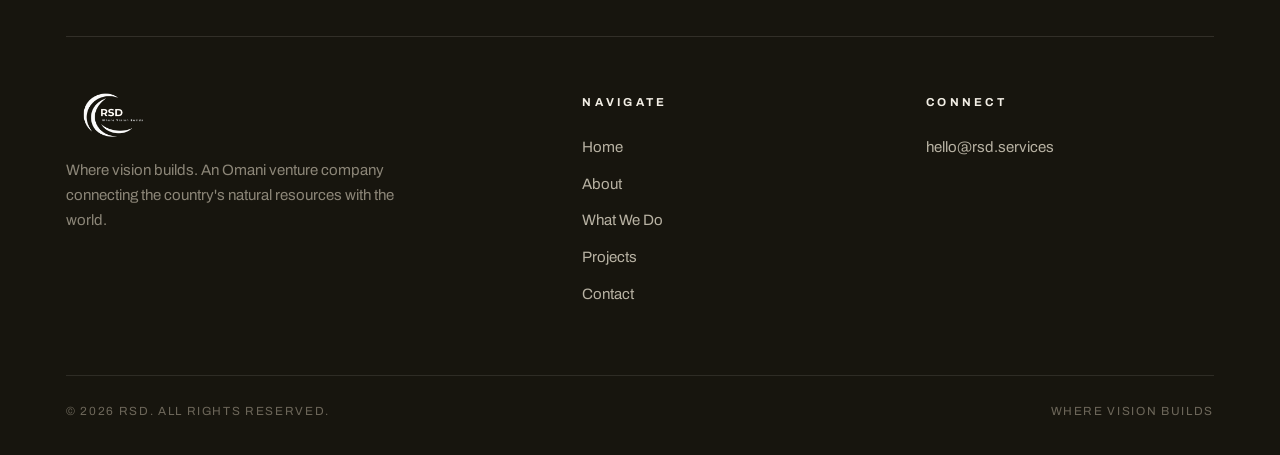
<file: contact.html>
<!DOCTYPE html>
<html lang="en">
<head>
  <meta charset="UTF-8">
  <meta name="viewport" content="width=device-width, initial-scale=1.0">
  <title>Contact RSD | Duqm, Sultanate of Oman</title>
  <meta name="description" content="Get in touch with RSD. Send a message or email hello@rsd.services. Based in Duqm, Sultanate of Oman.">
  <link rel="stylesheet" href="home.css">
  <link rel="canonical" href="https://rsd.services/contact">
<link rel="icon" type="image/png" href="/favicon.png">
  <meta property="og:type" content="website">
  <meta property="og:site_name" content="RSD">
  <meta property="og:title" content="RSD | Contact">
  <meta property="og:description" content="Get in touch with RSD. Send a message or email hello@rsd.services. Based in Duqm, Sultanate of Oman.">
  <meta property="og:url" content="https://rsd.services/contact">
  <meta property="og:image" content="https://rsd.services/og-image.png">
  <meta property="og:image:width" content="1080">
  <meta property="og:image:height" content="1080">
  <meta name="twitter:card" content="summary_large_image">
</head>
<body>

  <!-- HEADER -->
  <header class="site-header">
    <a href="/" class="brand" aria-label="RSD home">
      <img src="assets/rsd-logo-dark.png" alt="RSD, Where Vision Builds">
    </a>
    <nav class="nav" aria-label="Primary">
      <a href="/">Home</a>
      <a href="/about">About Us</a>
      <a href="/what-we-do">What We Do</a>
      <a href="/projects">Projects</a>
      <a href="/what-we-do#industrial-technology">Industries</a>
      <a href="/contact" class="btn btn--primary" aria-current="page">Get in Touch</a>
    </nav>
    <button class="nav-toggle" aria-label="Menu" aria-expanded="false"><span></span><span></span><span></span></button>
  </header>

  <!-- PAGE HERO -->
  <section class="phero">
    <div class="phero__media"><img src="assets/dunes.jpg" alt="Omani dunes" loading="eager" decoding="async"></div>
    <div class="wrap">
      <p class="eyebrow reveal in">Contact</p>
      <h1 class="reveal in" data-delay="1">Let's <span class="accent">talk.</span></h1>
      <p class="reveal in" data-delay="2">A name, a message, and we will get back to you. Getting in touch should be simple.</p>
    </div>
  </section>

  <!-- CONTACT -->
  <section class="section section--card">
    <div class="wrap contact-grid">

      <div class="contact-card reveal">
        <h2 class="contact-card__title">Send us a message</h2>
        <form class="contact-form">
          <div class="field-row">
            <div class="field">
              <label for="name">Name</label>
              <input type="text" id="name" name="name" required>
            </div>
            <div class="field">
              <label for="company">Company</label>
              <input type="text" id="company" name="company">
            </div>
          </div>
          <div class="field">
            <label for="email">Email</label>
            <input type="email" id="email" name="email" required>
          </div>
          <div class="field">
            <label for="message">Message</label>
            <textarea id="message" name="message" required></textarea>
          </div>
          <button type="submit" class="btn btn--primary">Send Message</button>
          <p class="form-note" style="margin-top:1rem; font-size:0.9rem; min-height:1.2em"></p>
        </form>
      </div>

      <aside class="contact-aside reveal" data-delay="1">
        <h2 class="contact-aside__title">Reach us directly</h2>
        <p class="contact-aside__sub">Prefer to skip the form? Here is where to find us.</p>
        <div class="contact-aside__list">
          <div class="contact-detail">
            <span class="contact-detail__ic"><svg viewBox="0 0 24 24" fill="none" stroke="currentColor" stroke-width="1.6" stroke-linecap="round" stroke-linejoin="round"><rect x="3" y="5" width="18" height="14" rx="2"/><path d="m3 7 9 6 9-6"/></svg></span>
            <div class="contact-detail__body">
              <span class="lbl">Email</span>
              <a href="mailto:hello@rsd.services">hello@rsd.services</a>
            </div>
          </div>
          <div class="contact-detail">
            <span class="contact-detail__ic"><svg viewBox="0 0 24 24" fill="none" stroke="currentColor" stroke-width="1.6" stroke-linecap="round" stroke-linejoin="round"><path d="M12 21s-7-6.2-7-11a7 7 0 0 1 14 0c0 4.8-7 11-7 11Z"/><circle cx="12" cy="10" r="2.5"/></svg></span>
            <div class="contact-detail__body">
              <span class="lbl">Based in</span>
              <p>Duqm, Sultanate of Oman</p>
            </div>
          </div>
        </div>
      </aside>

    </div>
  </section>

  <!-- FOOTER -->
  <footer class="site-footer">
    <div class="wrap">
      <div class="footer-top">
        <div>
          <img src="assets/rsd-logo-ivory.png" alt="RSD">
          <p>Where vision builds. An Omani venture company connecting the country's natural resources with the world.</p>
        </div>
        <div class="footer-col">
          <h5>Navigate</h5>
          <a href="/">Home</a>
          <a href="/about">About</a>
          <a href="/what-we-do">What We Do</a>
          <a href="/projects">Projects</a>
          <a href="/contact">Contact</a>
        </div>
        <div class="footer-col">
          <h5>Connect</h5>
          <a href="mailto:hello@rsd.services">hello@rsd.services</a>
        </div>
      </div>
      <div class="footer-bottom">
        <span>© 2026 RSD. All rights reserved.</span>
        <span>Where Vision Builds</span>
      </div>
    </div>
  </footer>

  <script src="site.js"></script>
</body>
</html>
</file>
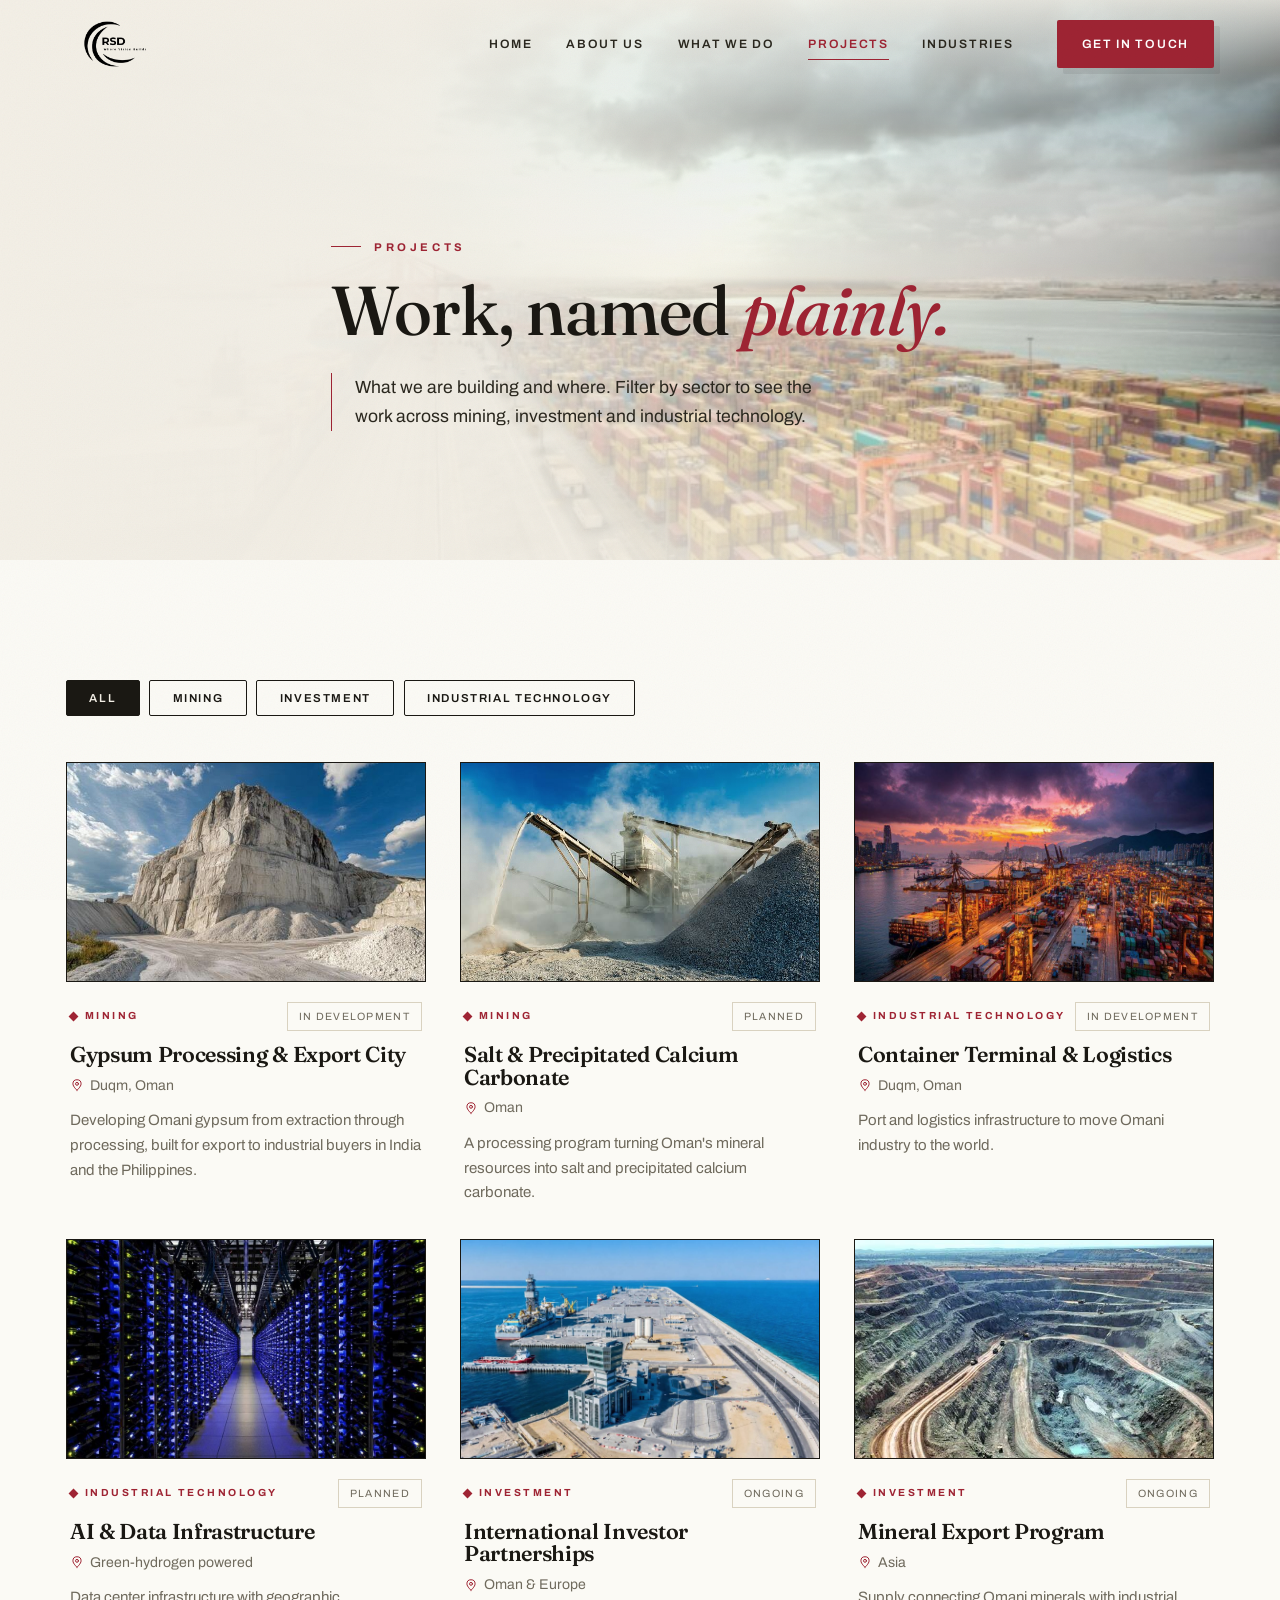
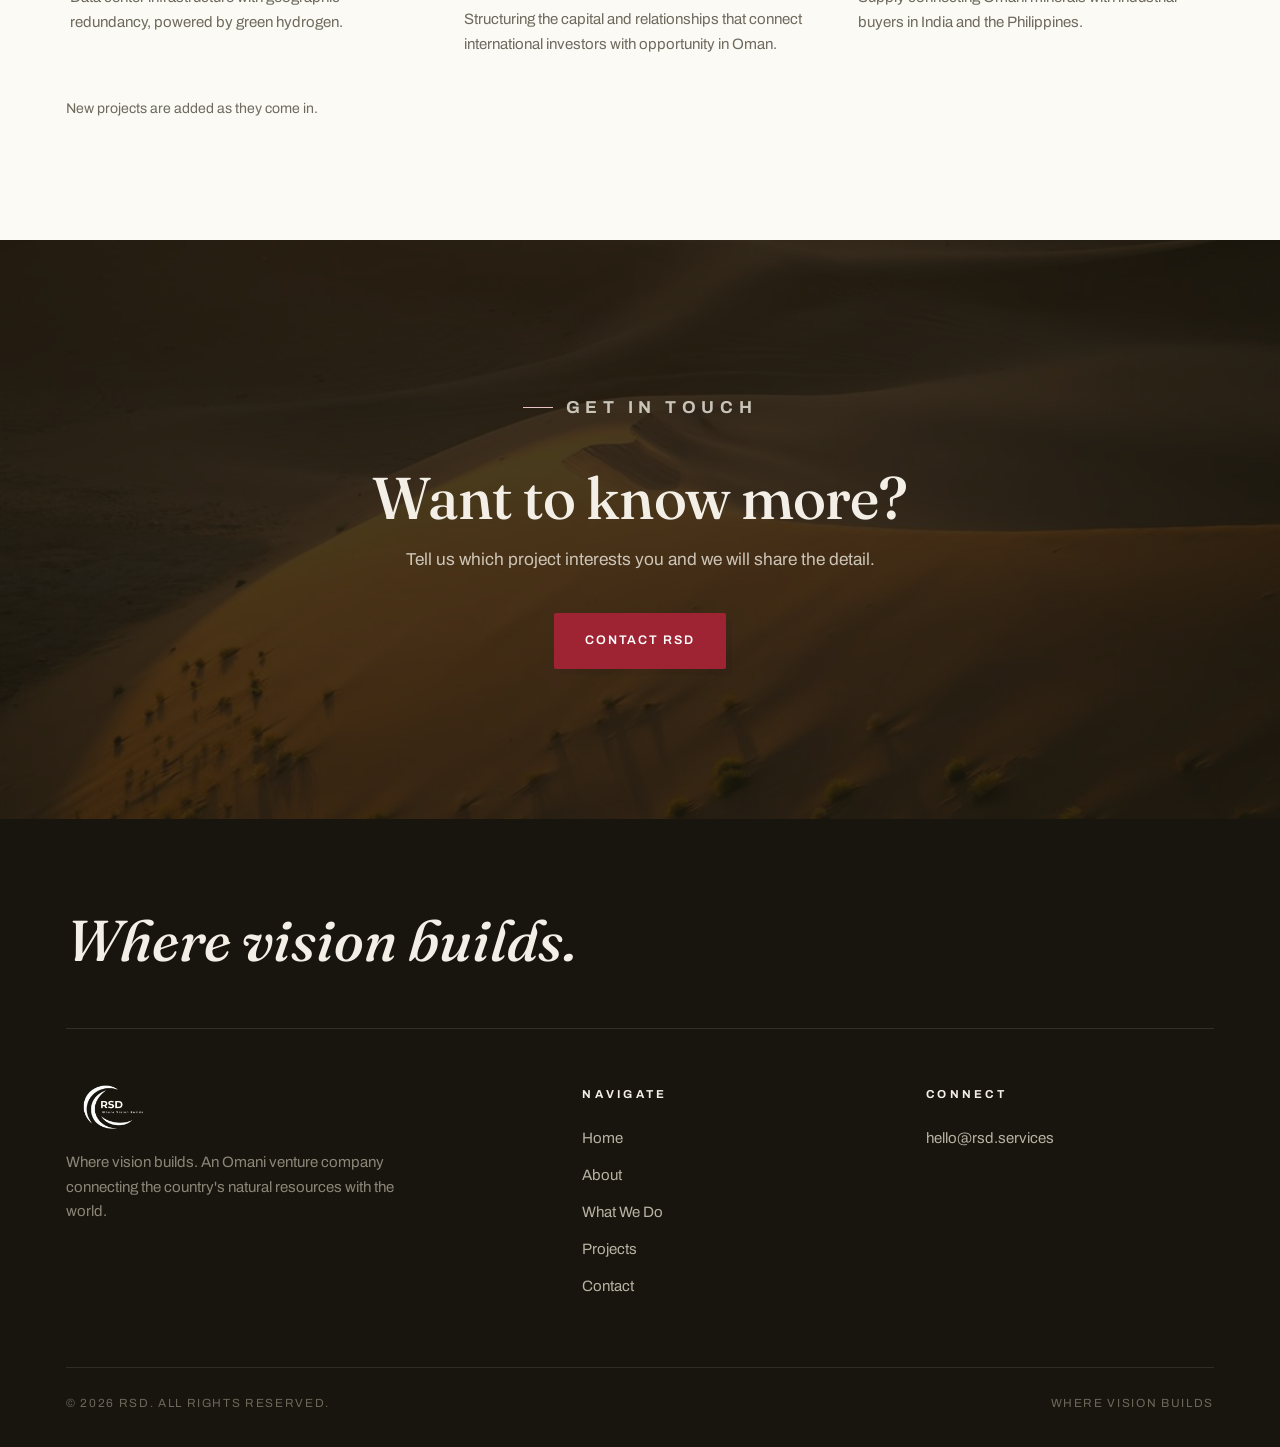
<file: projects.html>
<!DOCTYPE html>
<html lang="en">
<head>
  <meta charset="UTF-8">
  <meta name="viewport" content="width=device-width, initial-scale=1.0">
  <title>RSD Projects | Gypsum, Ports &amp; Data Infrastructure in Duqm</title>
  <meta name="description" content="RSD's work across mining, investment and industrial technology, anchored in Duqm, Oman. Filter by sector.">
  <link rel="stylesheet" href="home.css">
  <link rel="canonical" href="https://rsd.services/projects">
<link rel="icon" type="image/png" href="/favicon.png">
  <meta property="og:type" content="website">
  <meta property="og:site_name" content="RSD">
  <meta property="og:title" content="RSD | Projects">
  <meta property="og:description" content="RSD's work across mining, investment and industrial technology, anchored in Duqm, Oman. Filter by sector.">
  <meta property="og:url" content="https://rsd.services/projects">
  <meta property="og:image" content="https://rsd.services/og-image.png">
  <meta property="og:image:width" content="1080">
  <meta property="og:image:height" content="1080">
  <meta name="twitter:card" content="summary_large_image">
</head>
<body>

  <!-- HEADER -->
  <header class="site-header">
    <a href="/" class="brand" aria-label="RSD home">
      <img src="assets/rsd-logo-dark.png" alt="RSD, Where Vision Builds">
    </a>
    <nav class="nav" aria-label="Primary">
      <a href="/">Home</a>
      <a href="/about">About Us</a>
      <a href="/what-we-do">What We Do</a>
      <a href="/projects" aria-current="page">Projects</a>
      <a href="/what-we-do#industrial-technology">Industries</a>
      <a href="/contact" class="btn btn--primary">Get in Touch</a>
    </nav>
    <button class="nav-toggle" aria-label="Menu" aria-expanded="false"><span></span><span></span><span></span></button>
  </header>

  <!-- PAGE HERO -->
  <section class="phero">
    <div class="phero__media"><img src="assets/port-salalah.jpg" alt="Omani port at work" loading="eager" decoding="async"></div>
    <div class="wrap">
      <p class="eyebrow reveal in">Projects</p>
      <h1 class="reveal in" data-delay="1">Work, named <span class="accent">plainly.</span></h1>
      <p class="reveal in" data-delay="2">What we are building and where. Filter by sector to see the work across mining, investment and industrial technology.</p>
    </div>
  </section>

  <!-- GRID -->
  <section class="section section--card">
    <div class="wrap">
      <div class="filters reveal">
        <button class="filter active" data-filter="all">All</button>
        <button class="filter" data-filter="mining">Mining</button>
        <button class="filter" data-filter="investment">Investment</button>
        <button class="filter" data-filter="industrial">Industrial Technology</button>
      </div>

      <div class="project-grid">
        <article class="project reveal" data-sector="mining">
          <div class="project__img"><img src="assets/project-gypsum.jpg" alt="Gypsum processing and export" loading="lazy" decoding="async"></div>
          <div class="project__pad">
            <div class="project__top"><span class="project__sector">Mining</span><span class="status">In development</span></div>
            <h3>Gypsum Processing &amp; Export City</h3>
            <p class="project__loc"><svg viewBox="0 0 24 24" fill="none" stroke="currentColor" stroke-width="1.7" stroke-linecap="round" stroke-linejoin="round"><path d="M12 21s-7-6.2-7-11a7 7 0 0 1 14 0c0 4.8-7 11-7 11Z"/><circle cx="12" cy="10" r="2.5"/></svg> Duqm, Oman</p>
            <p class="project__desc">Developing Omani gypsum from extraction through processing, built for export to industrial buyers in India and the Philippines.</p>
          </div>
        </article>

        <article class="project reveal" data-sector="mining" data-delay="1">
          <div class="project__img"><img src="assets/crusher.jpg" alt="Mineral processing" loading="lazy" decoding="async"></div>
          <div class="project__pad">
            <div class="project__top"><span class="project__sector">Mining</span><span class="status">Planned</span></div>
            <h3>Salt &amp; Precipitated Calcium Carbonate</h3>
            <p class="project__loc"><svg viewBox="0 0 24 24" fill="none" stroke="currentColor" stroke-width="1.7" stroke-linecap="round" stroke-linejoin="round"><path d="M12 21s-7-6.2-7-11a7 7 0 0 1 14 0c0 4.8-7 11-7 11Z"/><circle cx="12" cy="10" r="2.5"/></svg> Oman</p>
            <p class="project__desc">A processing program turning Oman's mineral resources into salt and precipitated calcium carbonate.</p>
          </div>
        </article>

        <article class="project reveal" data-sector="industrial" data-delay="2">
          <div class="project__img"><img src="assets/project-terminal.jpg" alt="Container terminal and logistics" loading="lazy" decoding="async"></div>
          <div class="project__pad">
            <div class="project__top"><span class="project__sector">Industrial Technology</span><span class="status">In development</span></div>
            <h3>Container Terminal &amp; Logistics</h3>
            <p class="project__loc"><svg viewBox="0 0 24 24" fill="none" stroke="currentColor" stroke-width="1.7" stroke-linecap="round" stroke-linejoin="round"><path d="M12 21s-7-6.2-7-11a7 7 0 0 1 14 0c0 4.8-7 11-7 11Z"/><circle cx="12" cy="10" r="2.5"/></svg> Duqm, Oman</p>
            <p class="project__desc">Port and logistics infrastructure to move Omani industry to the world.</p>
          </div>
        </article>

        <article class="project reveal" data-sector="industrial">
          <div class="project__img"><img src="assets/project-data.jpg" alt="Data infrastructure" loading="lazy" decoding="async"></div>
          <div class="project__pad">
            <div class="project__top"><span class="project__sector">Industrial Technology</span><span class="status">Planned</span></div>
            <h3>AI &amp; Data Infrastructure</h3>
            <p class="project__loc"><svg viewBox="0 0 24 24" fill="none" stroke="currentColor" stroke-width="1.7" stroke-linecap="round" stroke-linejoin="round"><path d="M12 21s-7-6.2-7-11a7 7 0 0 1 14 0c0 4.8-7 11-7 11Z"/><circle cx="12" cy="10" r="2.5"/></svg> Green-hydrogen powered</p>
            <p class="project__desc">Data center infrastructure with geographic redundancy, powered by green hydrogen.</p>
          </div>
        </article>

        <article class="project reveal" data-sector="investment" data-delay="1">
          <div class="project__img"><img src="assets/hero.jpg" alt="Duqm development" loading="lazy" decoding="async"></div>
          <div class="project__pad">
            <div class="project__top"><span class="project__sector">Investment</span><span class="status">Ongoing</span></div>
            <h3>International Investor Partnerships</h3>
            <p class="project__loc"><svg viewBox="0 0 24 24" fill="none" stroke="currentColor" stroke-width="1.7" stroke-linecap="round" stroke-linejoin="round"><path d="M12 21s-7-6.2-7-11a7 7 0 0 1 14 0c0 4.8-7 11-7 11Z"/><circle cx="12" cy="10" r="2.5"/></svg> Oman &amp; Europe</p>
            <p class="project__desc">Structuring the capital and relationships that connect international investors with opportunity in Oman.</p>
          </div>
        </article>

        <article class="project reveal" data-sector="investment" data-delay="2">
          <div class="project__img"><img src="assets/openpit-mine.jpg" alt="Mineral export" loading="lazy" decoding="async"></div>
          <div class="project__pad">
            <div class="project__top"><span class="project__sector">Investment</span><span class="status">Ongoing</span></div>
            <h3>Mineral Export Program</h3>
            <p class="project__loc"><svg viewBox="0 0 24 24" fill="none" stroke="currentColor" stroke-width="1.7" stroke-linecap="round" stroke-linejoin="round"><path d="M12 21s-7-6.2-7-11a7 7 0 0 1 14 0c0 4.8-7 11-7 11Z"/><circle cx="12" cy="10" r="2.5"/></svg> Asia</p>
            <p class="project__desc">Supply connecting Omani minerals with industrial buyers in India and the Philippines.</p>
          </div>
        </article>
      </div>

      <p class="reveal" style="margin-top:2.5rem; font-size:0.88rem; color:var(--muted)">New projects are added as they come in.</p>
    </div>
  </section>

  <!-- CTA BAND -->
  <section class="cta">
    <div class="cta__bg" style="background-image:url('assets/dunes.jpg')"></div>
    <div class="wrap cta__inner reveal">
      <p class="kicker kicker--light">Get in Touch</p>
      <h2>Want to know more?</h2>
      <p>Tell us which project interests you and we will share the detail.</p>
      <a href="/contact" class="btn btn--primary">Contact RSD</a>
    </div>
  </section>

  <!-- FOOTER -->
  <footer class="site-footer">
    <div class="wrap">
      <div class="footer-top">
        <div>
          <img src="assets/rsd-logo-ivory.png" alt="RSD">
          <p>Where vision builds. An Omani venture company connecting the country's natural resources with the world.</p>
        </div>
        <div class="footer-col">
          <h5>Navigate</h5>
          <a href="/">Home</a>
          <a href="/about">About</a>
          <a href="/what-we-do">What We Do</a>
          <a href="/projects">Projects</a>
          <a href="/contact">Contact</a>
        </div>
        <div class="footer-col">
          <h5>Connect</h5>
          <a href="mailto:hello@rsd.services">hello@rsd.services</a>
        </div>
      </div>
      <div class="footer-bottom">
        <span>© 2026 RSD. All rights reserved.</span>
        <span>Where Vision Builds</span>
      </div>
    </div>
  </footer>

  <script src="site.js"></script>
</body>
</html>
</file>
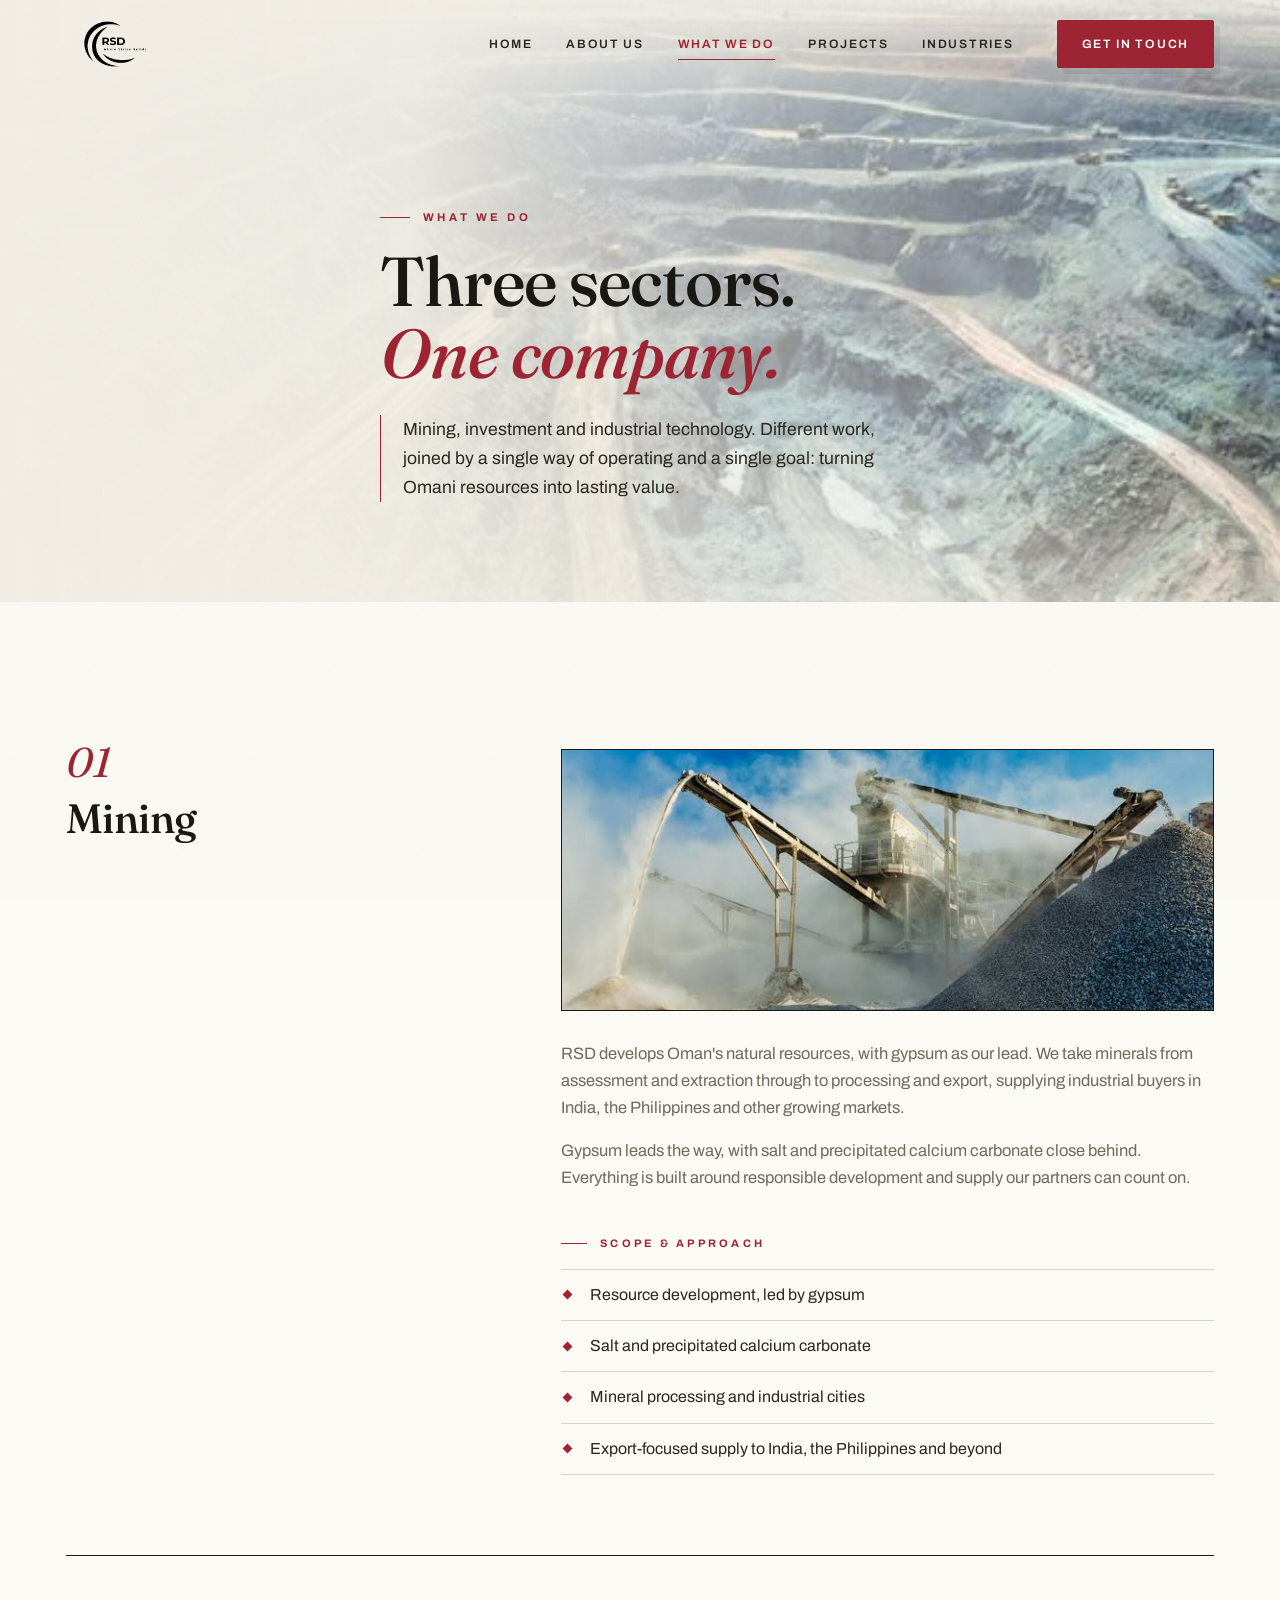
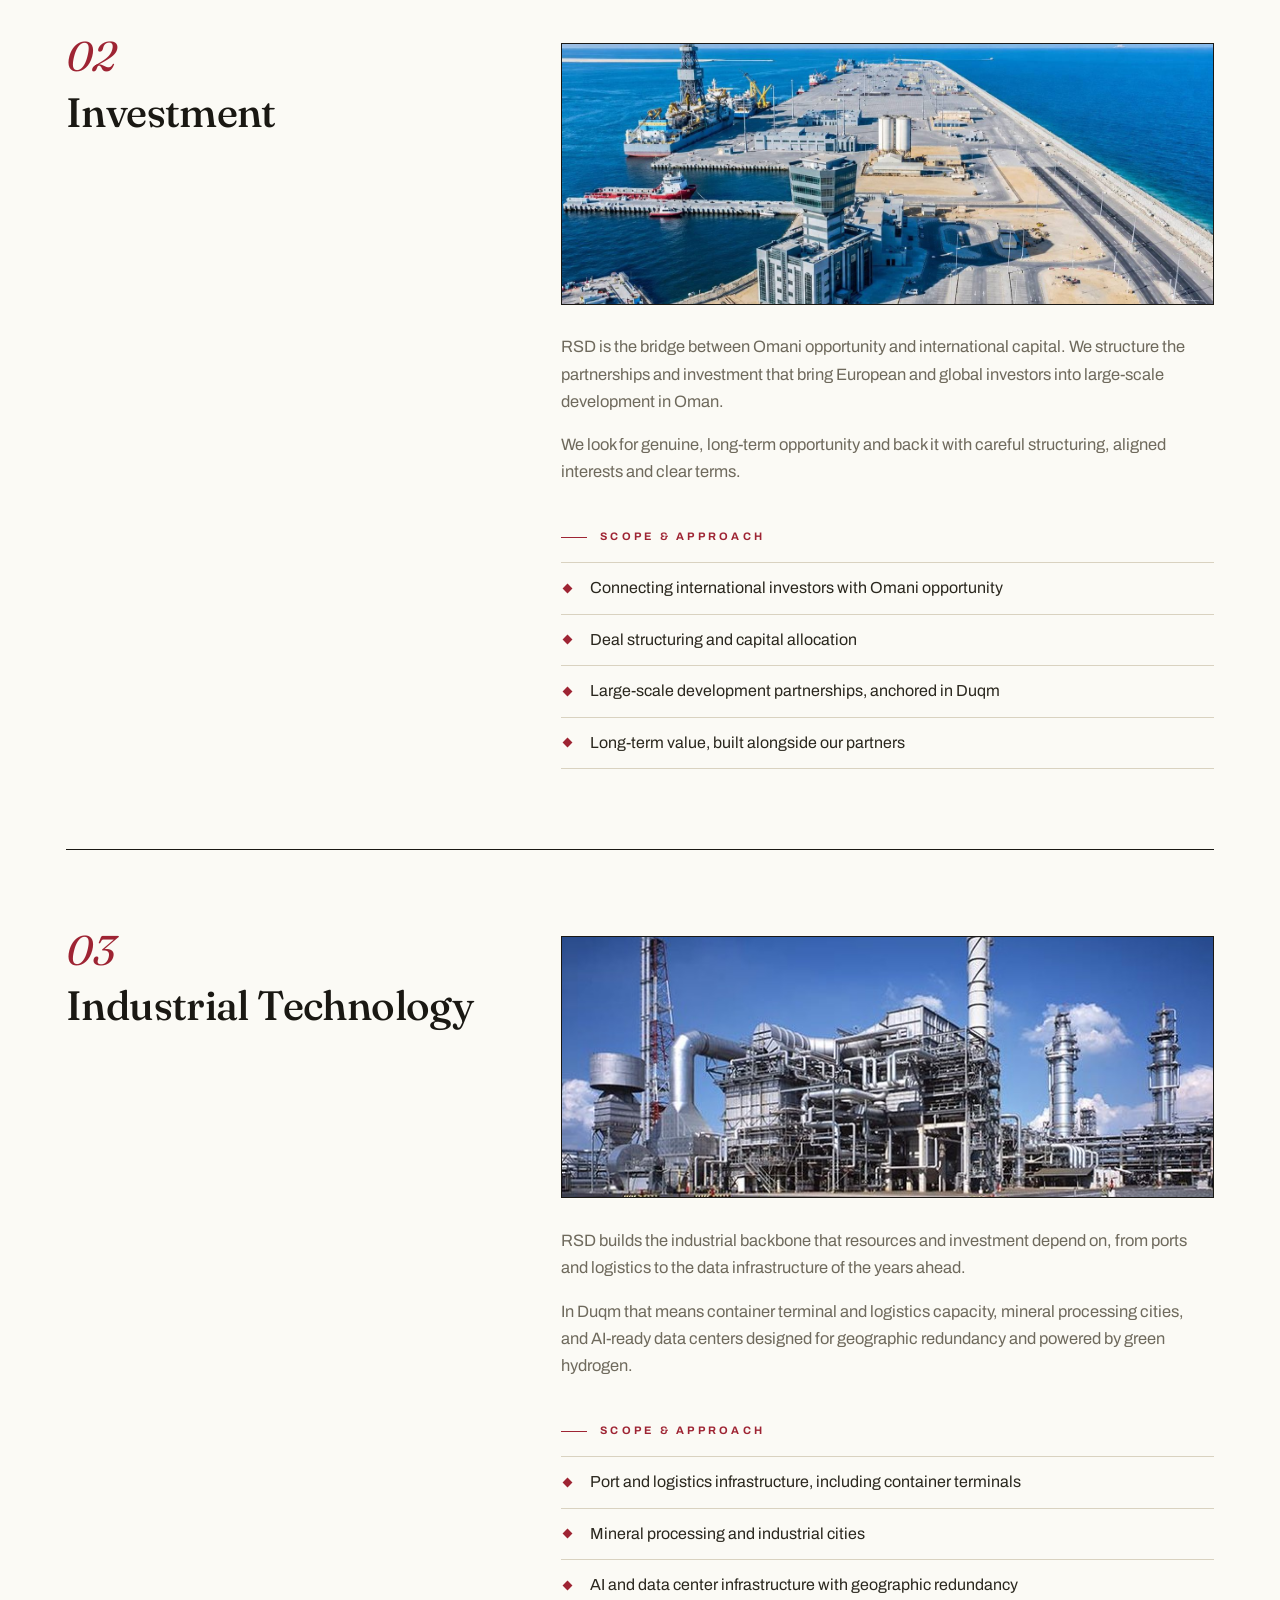
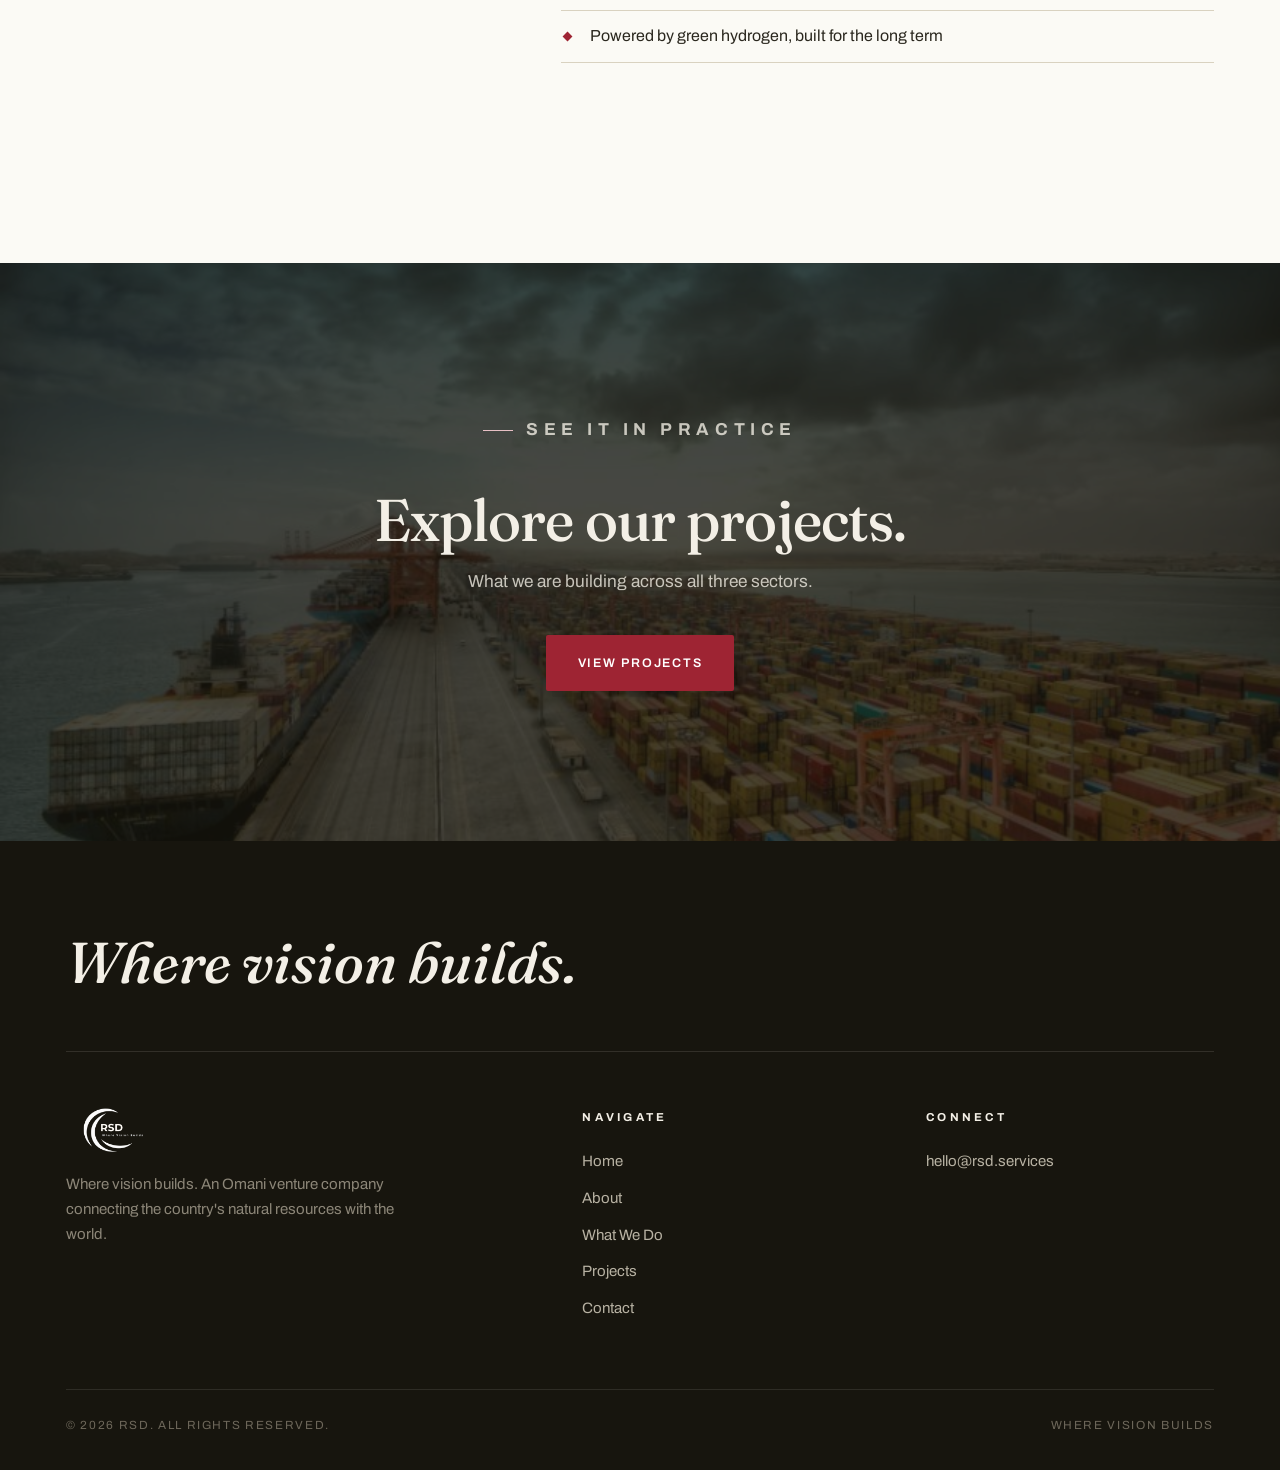
<file: what-we-do.html>
<!DOCTYPE html>
<html lang="en">
<head>
  <meta charset="UTF-8">
  <meta name="viewport" content="width=device-width, initial-scale=1.0">
  <title>What We Do | Mining, Investment &amp; Industrial Technology in Oman</title>
  <meta name="description" content="RSD works across mining, investment and industrial technology, turning Omani natural resources into lasting value, with major development in Duqm.">
  <link rel="stylesheet" href="home.css">
  <link rel="canonical" href="https://rsd.services/what-we-do">
<link rel="icon" type="image/png" href="/favicon.png">
  <meta property="og:type" content="website">
  <meta property="og:site_name" content="RSD">
  <meta property="og:title" content="RSD | What We Do">
  <meta property="og:description" content="RSD works across mining, investment and industrial technology, turning Omani natural resources into lasting value, with major development in Duqm.">
  <meta property="og:url" content="https://rsd.services/what-we-do">
  <meta property="og:image" content="https://rsd.services/og-image.png">
  <meta property="og:image:width" content="1080">
  <meta property="og:image:height" content="1080">
  <meta name="twitter:card" content="summary_large_image">
</head>
<body>

  <!-- HEADER -->
  <header class="site-header">
    <a href="/" class="brand" aria-label="RSD home">
      <img src="assets/rsd-logo-dark.png" alt="RSD, Where Vision Builds">
    </a>
    <nav class="nav" aria-label="Primary">
      <a href="/">Home</a>
      <a href="/about">About Us</a>
      <a href="/what-we-do" aria-current="page">What We Do</a>
      <a href="/projects">Projects</a>
      <a href="/what-we-do#industrial-technology">Industries</a>
      <a href="/contact" class="btn btn--primary">Get in Touch</a>
    </nav>
    <button class="nav-toggle" aria-label="Menu" aria-expanded="false"><span></span><span></span><span></span></button>
  </header>

  <!-- PAGE HERO -->
  <section class="phero">
    <div class="phero__media"><img src="assets/openpit-mine.jpg" alt="Open-pit mining operation" loading="eager" decoding="async"></div>
    <div class="wrap">
      <p class="eyebrow reveal in">What We Do</p>
      <h1 class="reveal in" data-delay="1">Three sectors.<br><span class="accent">One company.</span></h1>
      <p class="reveal in" data-delay="2">Mining, investment and industrial technology. Different work, joined by a single way of operating and a single goal: turning Omani resources into lasting value.</p>
    </div>
  </section>

  <!-- SECTORS -->
  <section class="section section--card">
    <div class="wrap">

      <article class="sector reveal" id="mining">
        <div class="sector__index">
          <span class="n">01</span>
          <h2>Mining</h2>
        </div>
        <div class="sector__body">
          <div class="sector__media"><img src="assets/crusher.jpg" alt="Gypsum crushing and processing" loading="lazy" decoding="async"></div>
          <p>RSD develops Oman's natural resources, with gypsum as our lead. We take minerals from assessment and extraction through to processing and export, supplying industrial buyers in India, the Philippines and other growing markets.</p>
          <p>Gypsum leads the way, with salt and precipitated calcium carbonate close behind. Everything is built around responsible development and supply our partners can count on.</p>
          <span class="sector__sub">Scope &amp; Approach</span>
          <ul class="sector__list">
            <li>Resource development, led by gypsum</li>
            <li>Salt and precipitated calcium carbonate</li>
            <li>Mineral processing and industrial cities</li>
            <li>Export-focused supply to India, the Philippines and beyond</li>
          </ul>
        </div>
      </article>

      <article class="sector reveal" id="investment">
        <div class="sector__index">
          <span class="n">02</span>
          <h2>Investment</h2>
        </div>
        <div class="sector__body">
          <div class="sector__media"><img src="assets/hero.jpg" alt="Duqm Port development" loading="lazy" decoding="async"></div>
          <p>RSD is the bridge between Omani opportunity and international capital. We structure the partnerships and investment that bring European and global investors into large-scale development in Oman.</p>
          <p>We look for genuine, long-term opportunity and back it with careful structuring, aligned interests and clear terms.</p>
          <span class="sector__sub">Scope &amp; Approach</span>
          <ul class="sector__list">
            <li>Connecting international investors with Omani opportunity</li>
            <li>Deal structuring and capital allocation</li>
            <li>Large-scale development partnerships, anchored in Duqm</li>
            <li>Long-term value, built alongside our partners</li>
          </ul>
        </div>
      </article>

      <article class="sector reveal" id="industrial-technology">
        <div class="sector__index">
          <span class="n">03</span>
          <h2>Industrial Technology</h2>
        </div>
        <div class="sector__body">
          <div class="sector__media"><img src="assets/processing-plant.jpg" alt="Industrial processing facility" loading="lazy" decoding="async"></div>
          <p>RSD builds the industrial backbone that resources and investment depend on, from ports and logistics to the data infrastructure of the years ahead.</p>
          <p>In Duqm that means container terminal and logistics capacity, mineral processing cities, and AI-ready data centers designed for geographic redundancy and powered by green hydrogen.</p>
          <span class="sector__sub">Scope &amp; Approach</span>
          <ul class="sector__list">
            <li>Port and logistics infrastructure, including container terminals</li>
            <li>Mineral processing and industrial cities</li>
            <li>AI and data center infrastructure with geographic redundancy</li>
            <li>Powered by green hydrogen, built for the long term</li>
          </ul>
        </div>
      </article>

    </div>
  </section>

  <!-- CTA BAND -->
  <section class="cta">
    <div class="cta__bg" style="background-image:url('assets/port-salalah.jpg')"></div>
    <div class="wrap cta__inner reveal">
      <p class="kicker kicker--light">See It In Practice</p>
      <h2>Explore our projects.</h2>
      <p>What we are building across all three sectors.</p>
      <a href="/projects" class="btn btn--primary">View Projects</a>
    </div>
  </section>

  <!-- FOOTER -->
  <footer class="site-footer">
    <div class="wrap">
      <div class="footer-top">
        <div>
          <img src="assets/rsd-logo-ivory.png" alt="RSD">
          <p>Where vision builds. An Omani venture company connecting the country's natural resources with the world.</p>
        </div>
        <div class="footer-col">
          <h5>Navigate</h5>
          <a href="/">Home</a>
          <a href="/about">About</a>
          <a href="/what-we-do">What We Do</a>
          <a href="/projects">Projects</a>
          <a href="/contact">Contact</a>
        </div>
        <div class="footer-col">
          <h5>Connect</h5>
          <a href="mailto:hello@rsd.services">hello@rsd.services</a>
        </div>
      </div>
      <div class="footer-bottom">
        <span>© 2026 RSD. All rights reserved.</span>
        <span>Where Vision Builds</span>
      </div>
    </div>
  </footer>

  <script src="site.js"></script>
</body>
</html>
</file>
<file: home.css>
/* =====================================================================
   RSD Site design system
   Editorial identity: Fraunces serif display, Archivo grotesque body,
   bone paper, ink, crimson. Hairlines, numerals, hard shadows, grain.
   ===================================================================== */

@import url('https://fonts.googleapis.com/css2?family=Fraunces:ital,opsz,wght@0,9..144,400;0,9..144,500;0,9..144,600;1,9..144,400;1,9..144,500;1,9..144,600&family=Archivo:wght@400;500;600;700&display=swap');

:root{
  /* ---- RSD brand palette ---- */
  --ink:#1A1813;
  --ink-2:#2a271e;
  --muted:#6f6a5d;
  --teal:#9E2433;            /* RSD crimson accent (legacy var name) */
  --teal-d:#7e1b27;
  --teal-soft:rgba(158,36,51,.08);
  --gold:#8a6a36;
  --gold-soft:rgba(180,139,82,.14);
  --warm:#6E6A5C;
  --warm-soft:#EAE5D9;
  --bg:#F3EFE6;
  --bg-2:#EFEADD;
  --card:#FBFAF5;
  --line:#D9D2C0;
  --line-soft:#E6E0D2;
  --shadow-hard:10px 10px 0 rgba(26,24,19,.07);
  --shadow-hard-sm:6px 6px 0 rgba(26,24,19,.07);
  --serif:'Fraunces',Georgia,serif;
  --sans:'Archivo',system-ui,sans-serif;
  --radius:2px;
  --wrap:1220px;
}

*{box-sizing:border-box;margin:0;padding:0}
html{scroll-behavior:smooth}
body{
  font-family:var(--sans);
  color:var(--ink);
  background:var(--bg);
  line-height:1.65;
  -webkit-font-smoothing:antialiased;
  overflow-x:hidden;
}
/* paper grain over everything */
body::before{
  content:"";position:fixed;inset:0;z-index:99;pointer-events:none;
  background-image:url("data:image/svg+xml,%3Csvg xmlns='http://www.w3.org/2000/svg' width='240' height='240'%3E%3Cfilter id='n'%3E%3CfeTurbulence type='fractalNoise' baseFrequency='0.85' numOctaves='2'/%3E%3C/filter%3E%3Crect width='100%25' height='100%25' filter='url(%23n)'/%3E%3C/svg%3E");
  opacity:.05;mix-blend-mode:multiply;
}
img{max-width:100%;display:block}
a{text-decoration:none;color:inherit}
h1,h2,h3{font-family:var(--serif);font-weight:600;line-height:1.04;color:var(--ink);letter-spacing:-.015em}
h4,h5{font-family:var(--sans);font-weight:600;color:var(--ink)}
em{font-family:var(--serif);font-style:italic}

.wrap{max-width:var(--wrap);margin:0 auto;padding:0 36px}
.accent{color:var(--teal);font-family:var(--serif);font-style:italic;font-weight:500}

/* ---------- labels / eyebrows ---------- */
.eyebrow,.kicker{
  display:inline-flex;align-items:center;gap:.8rem;
  font-family:var(--sans);font-weight:700;font-size:.7rem;
  letter-spacing:.32em;text-transform:uppercase;color:var(--teal);margin-bottom:1.2rem;
}
.eyebrow::before,.kicker::before{content:"";width:30px;height:1px;background:var(--teal);flex:none}
.kicker--light{color:#e8c0c5}
.kicker--light::before{background:#e8c0c5}

/* ---------- buttons ---------- */
.btn{
  display:inline-flex;align-items:center;justify-content:center;gap:.6rem;
  font-family:var(--sans);font-weight:600;font-size:.78rem;
  letter-spacing:.14em;text-transform:uppercase;
  padding:1.05rem 1.9rem;border-radius:var(--radius);cursor:pointer;
  border:1px solid transparent;position:relative;
  transition:transform .25s ease,background .25s ease,box-shadow .25s ease,color .25s ease,border-color .25s;
}
.btn--primary{background:var(--teal);color:#fff;box-shadow:var(--shadow-hard-sm)}
.btn--primary:hover{background:var(--teal-d);transform:translate(-2px,-2px);box-shadow:8px 8px 0 rgba(26,24,19,.1)}
.btn--ghost{background:transparent;color:var(--ink);border-color:var(--ink)}
.btn--ghost:hover{background:var(--ink);color:var(--bg)}
.btn--ghost .play{width:24px;height:24px;border-radius:50%;background:var(--teal);color:#fff;display:grid;place-items:center;flex:none}
.btn--ghost:hover .play{background:#fff;color:var(--ink)}

/* ---------- header ---------- */
.site-header{
  position:fixed;top:0;left:0;right:0;z-index:60;
  display:flex;align-items:center;justify-content:space-between;
  padding:20px max(36px,calc((100% - var(--wrap))/2 + 36px));
  transition:background .35s ease,box-shadow .35s ease,padding .35s ease;
}
.site-header.scrolled{
  background:rgba(243,239,230,.92);
  -webkit-backdrop-filter:blur(10px);backdrop-filter:blur(10px);
  box-shadow:0 1px 0 var(--line);
  padding-top:12px;padding-bottom:12px;
}
.brand img{height:46px;width:auto;transition:height .35s}
.site-header.scrolled .brand img{height:38px}
.nav{display:flex;align-items:center;gap:2.1rem}
.nav a{
  font-size:.76rem;font-weight:600;letter-spacing:.14em;text-transform:uppercase;
  color:var(--ink-2);transition:color .2s;position:relative;
}
.nav a:not(.btn)::after{
  content:"";position:absolute;left:0;bottom:-6px;width:0;height:1px;background:var(--teal);transition:width .3s;
}
.nav a:not(.btn):hover::after,.nav a[aria-current="page"]:not(.btn)::after{width:100%}
.nav a:not(.btn):hover,.nav a[aria-current="page"]:not(.btn){color:var(--teal)}
.nav .btn{margin-left:.6rem;padding:.8rem 1.5rem}
.nav a.btn--primary{color:#fff}
.nav-toggle{display:none;flex-direction:column;gap:5px;background:none;border:0;cursor:pointer;padding:6px;z-index:70}
.nav-toggle span{width:26px;height:2px;background:var(--ink);transition:.3s}

/* ---------- hero ---------- */
.hero{
  position:relative;overflow:hidden;
  padding:190px 0 110px;min-height:760px;
}
.hero__media{position:absolute;inset:0}
.hero__media img{width:100%;height:100%;object-fit:cover;object-position:center right}
.hero__media::after{
  content:"";position:absolute;inset:0;
  background:
    linear-gradient(90deg, var(--bg) 0%, var(--bg) 24%, rgba(243,239,230,.95) 42%, rgba(243,239,230,.55) 66%, rgba(243,239,230,.1) 100%),
    linear-gradient(180deg, rgba(243,239,230,.85) 0%, rgba(243,239,230,0) 20%),
    linear-gradient(0deg, rgba(243,239,230,.75) 0%, rgba(243,239,230,0) 28%);
}
.hero__copy{position:relative;z-index:3;max-width:640px}
.hero h1{
  font-size:clamp(3.2rem,6.4vw,5.6rem);font-weight:500;letter-spacing:-.02em;
}
.hero h1 .accent{display:block;font-weight:500}
.hero__tag{
  color:var(--ink-2);font-size:1.08rem;max-width:46ch;margin:2rem 0 2.6rem;
  padding-left:1.4rem;border-left:1px solid var(--teal);
}
.hero__cta{display:flex;gap:1rem;flex-wrap:wrap}

/* ---------- hero: full photo background variant ---------- */
.hero--photo{background:#17150E}
.hero--photo .hero__media img{object-position:center}
.hero--photo .hero__media::after{
  background:
    linear-gradient(90deg, rgba(23,21,14,.88) 0%, rgba(23,21,14,.6) 44%, rgba(23,21,14,.22) 100%),
    linear-gradient(180deg, rgba(23,21,14,.6) 0%, rgba(23,21,14,0) 32%),
    linear-gradient(0deg, rgba(23,21,14,.55) 0%, rgba(23,21,14,0) 34%);
}
.hero--photo h1{color:#F3EFE6}
.hero--photo h1 .accent{color:#e8c0c5}
.hero--photo .eyebrow{color:#e8c0c5}
.hero--photo .eyebrow::before{background:#e8c0c5}
.hero--photo .hero__tag{color:rgba(243,239,230,.88);border-left-color:#e8c0c5}
.hero--photo .btn--ghost{color:#F3EFE6;border-color:#F3EFE6}
.hero--photo .btn--ghost:hover{background:#F3EFE6;color:var(--ink)}

/* adaptive header over the dark hero (until scrolled) */
.brand__light{display:none}
.hero-dark .site-header:not(.scrolled) .brand__dark{display:none}
.hero-dark .site-header:not(.scrolled) .brand__light{display:block}
.hero-dark .site-header:not(.scrolled) .nav a:not(.btn){color:rgba(243,239,230,.92)}
.hero-dark .site-header:not(.scrolled) .nav a:not(.btn):hover,
.hero-dark .site-header:not(.scrolled) .nav a[aria-current="page"]:not(.btn){color:#e8c0c5}
.hero-dark .site-header:not(.scrolled) .nav a:not(.btn)::after{background:#e8c0c5}
.hero-dark .site-header:not(.scrolled) .nav-toggle span{background:#F3EFE6}
/* mobile menu panel stays readable regardless */
.hero-dark .site-header:not(.scrolled) .nav.open a:not(.btn){color:var(--ink-2)}

/* ---------- ticker ---------- */
.ticker{
  overflow:hidden;border-top:1px solid var(--line);border-bottom:1px solid var(--line);
  padding:20px 0;margin-top:96px;background:var(--bg-2);
}
.ticker__track{
  display:inline-flex;align-items:baseline;gap:2.6rem;white-space:nowrap;
  animation:tick 36s linear infinite;
}
.ticker__track span{font-family:var(--serif);font-style:italic;font-size:1.25rem;color:var(--ink-2)}
.ticker__track i{font-style:normal;color:var(--teal);font-size:.7rem}
@keyframes tick{from{transform:translateX(0)}to{transform:translateX(-50%)}}

/* ---------- section scaffolding ---------- */
.section{padding:120px 0}
.section--bone{background:var(--bg)}
.section--card{background:var(--card)}
.section-head{max-width:720px;margin-bottom:64px}
.section-head h2{font-size:clamp(2.2rem,3.8vw,3.2rem);font-weight:500;margin-top:.4rem}
.lead-row{
  display:grid;grid-template-columns:1.1fr .9fr;gap:70px;align-items:end;
  margin-bottom:70px;padding-top:34px;border-top:1px solid var(--ink);
}
.lead-row h2{font-size:clamp(2.2rem,3.8vw,3.2rem);font-weight:500}
.lead-row__aside{color:var(--muted);font-size:1.04rem;padding-bottom:8px}
.textlink{
  display:inline-flex;align-items:center;gap:.6rem;color:var(--ink);font-weight:600;
  font-size:.78rem;letter-spacing:.14em;text-transform:uppercase;margin-top:1.4rem;
  border-bottom:1px solid var(--teal);padding-bottom:.35rem;transition:color .25s,gap .25s;
}
.textlink:hover{color:var(--teal);gap:1rem}

/* ---------- service cards ---------- */
.scards{display:grid;grid-template-columns:repeat(4,1fr);gap:0;counter-reset:svc;border:1px solid var(--line);background:var(--line)}
.scard{
  background:var(--card);padding:44px 32px 36px;position:relative;counter-increment:svc;
  outline:1px solid var(--line);
  transition:background .35s ease;
}
.scard::before{
  content:"0" counter(svc);position:absolute;top:22px;right:24px;z-index:3;
  font-family:var(--serif);font-style:italic;font-size:1.05rem;color:#F3EFE6;
  text-shadow:0 1px 8px rgba(23,21,14,.55);
  transition:color .3s;
}
.scard:hover{background:var(--bg-2)}
.scard:hover::before{color:#e8c0c5}
.scard__img{
  height:168px;margin:-44px -32px 0;overflow:hidden;
  border-bottom:1px solid var(--line);
}
.scard__img img{
  width:100%;height:100%;object-fit:cover;
  filter:grayscale(.55) saturate(.85);transform:scale(1.01);
  transition:filter .5s ease,transform .6s ease;
}
.scard:hover .scard__img img{filter:none;transform:scale(1.06)}
.scard h3{font-size:1.5rem;font-weight:600;margin:28px 0 .8rem}
.scard p{color:var(--muted);font-size:.95rem;margin-bottom:1.6rem}
.scard .textlink{margin-top:0}

/* ---------- about ---------- */
.about{background:var(--bg-2)}
.about__grid{display:grid;grid-template-columns:1fr 1.05fr;gap:80px;align-items:center}
.about h2{font-size:clamp(2.2rem,3.8vw,3.2rem);font-weight:500;margin-bottom:1.4rem}
.about p.body{color:var(--muted);font-size:1.05rem;margin-bottom:2rem}
.checklist{list-style:none;display:flex;flex-direction:column;margin-bottom:2.4rem;border-top:1px solid var(--line)}
.checklist li{
  display:flex;align-items:center;gap:.9rem;font-weight:500;color:var(--ink-2);
  padding:.9rem 0;border-bottom:1px solid var(--line);
}
.checklist svg{width:20px;height:20px;color:var(--teal);flex:none}
.about__media{position:relative}
.about__media .frame{border:1px solid var(--ink);box-shadow:var(--shadow-hard);overflow:hidden}
.about__media .frame img{width:100%;height:460px;object-fit:cover;transition:transform .8s ease}
.about__media:hover .frame img{transform:scale(1.04)}
.float-card{
  position:absolute;right:-20px;bottom:-30px;
  background:var(--ink);color:var(--bg);padding:26px 30px;max-width:240px;
  border-radius:var(--radius);
}
.float-card b{font-family:var(--serif);font-style:italic;font-size:2.8rem;font-weight:500;color:#e8c0c5;display:block;line-height:1}
.float-card .ttl{font-family:var(--sans);font-weight:600;font-size:.8rem;letter-spacing:.12em;text-transform:uppercase;color:var(--bg);margin:.7rem 0 .3rem}
.float-card p{color:rgba(243,239,230,.65);font-size:.85rem}

/* ---------- full-bleed statement band ---------- */
.band{position:relative;overflow:hidden;display:flex;align-items:center;min-height:520px;padding:110px 0}
.band__bg{position:absolute;inset:0;background-size:cover;background-position:center;transform:scale(1.02)}
.band::after{content:"";position:absolute;inset:0;
  background:linear-gradient(90deg, rgba(26,24,19,.85) 0%, rgba(26,24,19,.5) 50%, rgba(26,24,19,.15) 100%)}
.band__inner{position:relative;z-index:2}
.band__title{color:#F3EFE6;font-size:clamp(2.4rem,4.8vw,4.2rem);font-weight:500;line-height:1.05;max-width:820px}
.band__title .accent{color:#e8c0c5}

/* ---------- featured projects ---------- */
.projects{background:var(--card)}
.pcards{display:grid;grid-template-columns:repeat(3,1fr);gap:34px}
.pcard{background:transparent;transition:transform .35s ease}
.pcard:hover{transform:translateY(-6px)}
.pcard__img{height:280px;overflow:hidden;border:1px solid var(--ink)}
.pcard__img img{width:100%;height:100%;object-fit:cover;transition:transform .7s ease;filter:saturate(.92)}
.pcard:hover .pcard__img img{transform:scale(1.06);filter:saturate(1.05)}
.pcard__body{padding:22px 4px 0}
.pcard__sector{
  display:inline-flex;align-items:center;gap:.55rem;
  font-family:var(--sans);font-weight:700;font-size:.66rem;
  letter-spacing:.26em;text-transform:uppercase;color:var(--teal);margin-bottom:.8rem;
}
.pcard__sector::before{content:"";width:7px;height:7px;background:var(--teal);transform:rotate(45deg)}
.pcard h3{font-size:1.5rem;font-weight:600;margin-bottom:.5rem}
.pcard__loc{color:var(--muted);font-size:.9rem;display:flex;align-items:center;gap:.4rem}
.projects__cta{margin-top:56px}

/* ---------- CTA band ---------- */
.cta{position:relative;overflow:hidden;padding:150px 0;text-align:center}
.cta__bg{position:absolute;inset:0;background-size:cover;background-position:center}
.cta::after{content:"";position:absolute;inset:0;background:rgba(23,21,14,.78)}
.cta__inner{position:relative;z-index:2;max-width:720px;margin:0 auto}
.cta__inner .kicker{justify-content:center}
.cta__inner h2{color:#F3EFE6;font-size:clamp(2.4rem,4.6vw,3.8rem);font-weight:500;margin:.4rem 0 1.1rem}
.cta__inner h2 em,.cta__inner h2 .accent{color:#e8c0c5}
.cta__inner p{color:rgba(243,239,230,.78);font-size:1.08rem;margin-bottom:2.4rem}

/* ---------- brand strip ---------- */
.brands{padding:80px 0 100px;border-top:1px solid var(--line);background:var(--bg)}
.brands__label{
  display:inline-flex;align-items:center;gap:.8rem;
  font-family:var(--sans);font-weight:700;font-size:.68rem;
  letter-spacing:.32em;text-transform:uppercase;color:var(--warm);margin-bottom:40px;
}
.brands__label::before{content:"";width:30px;height:1px;background:var(--warm)}
.brands__row{display:flex;align-items:baseline;justify-content:space-between;flex-wrap:wrap;gap:30px}
.brands__row span{
  font-family:var(--serif);font-style:italic;font-weight:500;font-size:1.7rem;color:#b5ab94;
  transition:color .3s;
}
.brands__row span:hover{color:var(--teal)}

/* ---------- footer ---------- */
.site-footer{background:#17150E;color:#b8b2a3;padding:90px 0 34px}
.site-footer .wrap::before{
  content:"Where vision builds.";
  display:block;font-family:var(--serif);font-style:italic;font-weight:500;
  font-size:clamp(2.2rem,5vw,3.6rem);color:#F3EFE6;line-height:1.1;
  padding-bottom:56px;margin-bottom:56px;border-bottom:1px solid rgba(243,239,230,.12);
}
.footer-top{display:grid;grid-template-columns:1.6fr 1fr 1fr;gap:56px;padding-bottom:56px;border-bottom:1px solid rgba(243,239,230,.1)}
.site-footer img{height:44px;margin-bottom:1.3rem}
.site-footer p{font-size:.94rem;max-width:340px;color:#8c8678}
.footer-col h5{
  color:#F3EFE6;font-size:.72rem;font-weight:700;letter-spacing:.28em;text-transform:uppercase;margin-bottom:1.4rem;
}
.footer-col a{display:block;margin-bottom:.75rem;font-size:.94rem;color:#b8b2a3;transition:color .2s,padding-left .25s}
.footer-col a:hover{color:#e8c0c5;padding-left:6px}
.footer-bottom{
  display:flex;justify-content:space-between;align-items:center;padding-top:26px;
  font-size:.74rem;letter-spacing:.14em;text-transform:uppercase;color:#6d675a;
}

/* =====================================================================
   INNER PAGES
   ===================================================================== */

/* ---------- page hero ---------- */
.phero{position:relative;overflow:hidden;display:flex;align-items:center;min-height:560px;padding:200px 0 100px}
.phero__media{position:absolute;inset:0}
.phero__media img{width:100%;height:100%;object-fit:cover;object-position:center}
.phero__media::after{content:"";position:absolute;inset:0;
  background:
    linear-gradient(90deg, var(--bg) 0%, rgba(243,239,230,.96) 32%, rgba(243,239,230,.6) 60%, rgba(243,239,230,.12) 100%),
    linear-gradient(180deg, rgba(243,239,230,.85) 0%, rgba(243,239,230,0) 20%),
    linear-gradient(0deg, rgba(243,239,230,.55) 0%, rgba(243,239,230,0) 30%);
}
.phero .wrap{position:relative;z-index:2}
.phero h1{font-size:clamp(2.8rem,5.4vw,4.6rem);font-weight:500;max-width:20ch}
.phero p:not(.eyebrow){color:var(--ink-2);font-size:1.1rem;max-width:52ch;margin-top:1.6rem;padding-left:1.4rem;border-left:1px solid var(--teal)}

/* split intro row */
.split-2{display:grid;grid-template-columns:1fr 1.05fr;gap:76px;align-items:center}
.split-2 h2{font-size:clamp(2rem,3.4vw,2.8rem);font-weight:500;margin-bottom:1.2rem}
.split-2 .body{color:var(--muted);font-size:1.04rem;margin-bottom:1rem}
.media-frame{border:1px solid var(--ink);box-shadow:var(--shadow-hard);overflow:hidden}
.media-frame img{width:100%;height:520px;object-fit:cover;transition:transform .8s ease}
.media-frame:hover img{transform:scale(1.04)}

/* ---------- vision & mission ---------- */
.vm-grid{display:grid;grid-template-columns:repeat(2,1fr);gap:0;border:1px solid var(--line);background:var(--line)}
.vm-card{background:var(--card);outline:1px solid var(--line);padding:52px 44px;transition:background .35s}
.vm-card:hover{background:var(--bg-2)}
.vm-card__ic{
  width:56px;height:56px;border-radius:50%;border:1px solid var(--ink);color:var(--ink);
  display:grid;place-items:center;margin-bottom:26px;transition:background .3s,color .3s,border-color .3s;
}
.vm-card:hover .vm-card__ic{background:var(--teal);border-color:var(--teal);color:#fff}
.vm-card__ic svg{width:25px;height:25px}
.vm-card h3{font-size:1.6rem;font-weight:600;margin-bottom:.7rem}
.vm-card p{color:var(--muted)}

/* ---------- values ---------- */
.values{display:grid;grid-template-columns:repeat(4,1fr);gap:0;counter-reset:val;border:1px solid var(--line);background:var(--line)}
.value{background:var(--card);outline:1px solid var(--line);padding:40px 30px;position:relative;counter-increment:val;transition:background .35s}
.value::before{
  content:"0" counter(val);position:absolute;top:22px;right:24px;
  font-family:var(--serif);font-style:italic;font-size:.95rem;color:var(--muted);transition:color .3s;
}
.value:hover{background:var(--bg-2)}
.value:hover::before{color:var(--teal)}
.value__ic{
  width:50px;height:50px;border-radius:50%;border:1px solid var(--ink);color:var(--ink);
  display:grid;place-items:center;margin-bottom:24px;background:transparent;
  transition:background .3s,color .3s,border-color .3s;
}
.value:hover .value__ic{background:var(--teal);border-color:var(--teal);color:#fff}
.value__ic svg{width:23px;height:23px}
.value h4{font-family:var(--serif);font-size:1.3rem;font-weight:600;margin-bottom:.6rem}
.value p{color:var(--muted);font-size:.93rem}
.ic-navy,.ic-red{background:transparent}

/* ---------- founders ---------- */
.partners{display:grid;grid-template-columns:repeat(2,minmax(240px,380px));gap:34px}
.partner{
  background:var(--card);border:1px solid var(--ink);padding:44px 40px;text-align:center;
  box-shadow:var(--shadow-hard-sm);transition:transform .3s,box-shadow .3s;
}
.partner:hover{transform:translate(-2px,-2px);box-shadow:8px 8px 0 rgba(26,24,19,.1)}
.partner__avatar{
  width:88px;height:88px;border-radius:50%;margin:0 auto 20px;display:grid;place-items:center;
  font-family:var(--serif);font-style:italic;font-weight:600;font-size:1.7rem;color:#F3EFE6;
  background:var(--teal);
}
.partner h4{font-family:var(--serif);font-size:1.35rem;font-weight:600;margin-bottom:.35rem}
.partner span{color:var(--muted);font-size:.74rem;letter-spacing:.22em;text-transform:uppercase}

/* ---------- region chips ---------- */
.regions{display:flex;flex-wrap:wrap;gap:.7rem;margin-top:1.8rem}
.region-chip{
  display:inline-flex;align-items:center;gap:.5rem;padding:.55rem 1.1rem;
  background:transparent;border:1px solid var(--ink);font-weight:600;font-size:.76rem;
  letter-spacing:.12em;text-transform:uppercase;color:var(--ink-2);border-radius:var(--radius);
  transition:background .25s,color .25s;
}
.region-chip:hover{background:var(--ink);color:var(--bg)}
.region-chip svg{width:15px;height:15px;color:var(--teal)}
.region-chip:hover svg{color:#e8c0c5}

/* ---------- sectors (what we do) ---------- */
.sector{display:grid;grid-template-columns:minmax(280px,.8fr) 1.2fr;gap:60px;padding:80px 0;border-top:1px solid var(--ink);align-items:start;scroll-margin-top:110px}
.sector:first-child{border-top:0;padding-top:20px}
.sector__index{position:sticky;top:130px}
.sector__index .n{
  font-family:var(--serif);font-style:italic;font-size:2.6rem;color:var(--teal);line-height:1;display:block;
}
.sector__index h2{font-size:clamp(2rem,3.2vw,2.8rem);font-weight:500;margin-top:.8rem}
.sector__media{border:1px solid var(--ink);overflow:hidden;margin:.4rem 0 1.8rem}
.sector__media img{width:100%;height:260px;object-fit:cover;transition:transform .8s ease}
.sector:hover .sector__media img{transform:scale(1.05)}
.sector__body p{color:var(--muted);margin-bottom:1rem;font-size:1.03rem}
.sector__sub{
  display:inline-flex;align-items:center;gap:.8rem;
  font-weight:700;font-size:.68rem;letter-spacing:.3em;text-transform:uppercase;color:var(--teal);margin:1.7rem 0 1rem;
}
.sector__sub::before{content:"";width:26px;height:1px;background:var(--teal)}
.sector__list{list-style:none;display:flex;flex-direction:column;border-top:1px solid var(--line)}
.sector__list li{position:relative;padding:.75rem 0 .75rem 1.8rem;color:var(--ink-2);border-bottom:1px solid var(--line)}
.sector__list li::before{content:"";position:absolute;left:.2rem;top:1.35em;width:7px;height:7px;background:var(--teal);transform:rotate(45deg)}

/* ---------- projects filter + grid ---------- */
.filters{display:flex;flex-wrap:wrap;gap:.6rem;margin-bottom:46px}
.filter{
  font-family:var(--sans);font-weight:600;font-size:.72rem;letter-spacing:.14em;text-transform:uppercase;
  padding:.7rem 1.4rem;border:1px solid var(--ink);background:transparent;color:var(--ink);
  cursor:pointer;border-radius:var(--radius);transition:all .25s;
}
.filter:hover{background:var(--bg-2)}
.filter.active{background:var(--ink);border-color:var(--ink);color:var(--bg)}
.project-grid{display:grid;grid-template-columns:repeat(3,1fr);gap:34px}
.project{background:transparent;transition:transform .3s,opacity .35s}
.project:hover{transform:translateY(-6px)}
.project__img{height:220px;overflow:hidden;border:1px solid var(--ink)}
.project__img img{width:100%;height:100%;object-fit:cover;transition:transform .6s ease;filter:saturate(.92)}
.project:hover .project__img img{transform:scale(1.06);filter:saturate(1.05)}
.project__pad{padding:20px 4px 0}
.project__top{display:flex;align-items:center;justify-content:space-between;margin-bottom:.8rem;gap:.5rem}
.project__sector{
  display:inline-flex;align-items:center;gap:.5rem;
  font-weight:700;font-size:.64rem;letter-spacing:.24em;text-transform:uppercase;color:var(--teal);
}
.project__sector::before{content:"";width:7px;height:7px;background:var(--teal);transform:rotate(45deg)}
.status{font-size:.66rem;letter-spacing:.12em;text-transform:uppercase;color:var(--muted);border:1px solid var(--line);padding:.3rem .7rem}
.project h3{font-size:1.35rem;font-weight:600;margin-bottom:.45rem}
.project__loc{color:var(--muted);font-size:.88rem;margin-bottom:.7rem;display:flex;align-items:center;gap:.4rem}
.project__loc svg{width:14px;height:14px;color:var(--teal)}
.project__desc{color:var(--muted);font-size:.94rem}
.project.hide{display:none}

/* ---------- contact ---------- */
.contact-grid{display:grid;grid-template-columns:1.25fr 1fr;gap:60px;align-items:start}
.contact-card{background:var(--card);border:1px solid var(--ink);padding:48px;box-shadow:var(--shadow-hard)}
.contact-card__title{font-family:var(--serif);font-size:1.9rem;font-weight:500;margin-bottom:1.8rem}
.field-row{display:grid;grid-template-columns:1fr 1fr;gap:20px}
.field{display:flex;flex-direction:column;margin-bottom:20px}
.field label{font-weight:700;font-size:.68rem;letter-spacing:.22em;text-transform:uppercase;margin-bottom:.55rem;color:var(--ink-2)}
.field input,.field textarea{
  font-family:var(--sans);font-size:1rem;padding:.9rem 1rem;
  border:1px solid var(--line);border-radius:var(--radius);background:var(--bg);color:var(--ink);
  transition:border-color .2s,box-shadow .2s;
}
.field textarea{min-height:150px;resize:vertical}
.field input:focus,.field textarea:focus{outline:none;border-color:var(--teal);box-shadow:3px 3px 0 var(--teal-soft)}
.contact-aside__title{font-family:var(--serif);font-size:1.7rem;font-weight:500;margin-bottom:.5rem}
.contact-aside__sub{color:var(--muted);margin-bottom:2rem}
.contact-detail{display:flex;gap:1.1rem;margin-bottom:1.6rem;align-items:flex-start}
.contact-detail__ic{
  width:46px;height:46px;border-radius:50%;border:1px solid var(--ink);color:var(--ink);
  display:grid;place-items:center;flex:none;
}
.contact-detail__ic svg{width:21px;height:21px}
.contact-detail .lbl{display:block;font-size:.64rem;letter-spacing:.24em;text-transform:uppercase;color:var(--muted);margin-bottom:.25rem}
.contact-detail a,.contact-detail p{color:var(--ink-2);font-weight:600}
.contact-detail a:hover{color:var(--teal)}
.contact-aside__note{font-size:.8rem;color:var(--muted);margin-top:1.6rem;font-style:italic}

/* ---------- reveal animation ---------- */
.reveal{opacity:0;transform:translateY(26px);transition:opacity .8s cubic-bezier(.2,.65,.3,1),transform .8s cubic-bezier(.2,.65,.3,1)}
.reveal.in{opacity:1;transform:none}
.reveal[data-delay="1"]{transition-delay:.09s}
.reveal[data-delay="2"]{transition-delay:.18s}
.reveal[data-delay="3"]{transition-delay:.27s}
.reveal[data-delay="4"]{transition-delay:.36s}

/* ---------- responsive ---------- */
@media(max-width:1024px){
  .section{padding:88px 0}
  .hero{min-height:640px;padding:170px 0 90px}
  .scards{grid-template-columns:repeat(2,1fr)}
  .pcards,.project-grid{grid-template-columns:repeat(2,1fr)}
  .lead-row,.about__grid,.footer-top{grid-template-columns:1fr;gap:38px}
  .lead-row{align-items:start;margin-bottom:48px}
  .about__media{max-width:560px}
  .float-card{right:14px;bottom:-24px}
  .split-2,.contact-grid{grid-template-columns:1fr;gap:44px}
  .media-frame img{height:400px}
  .values{grid-template-columns:repeat(2,1fr)}
  .sector{grid-template-columns:1fr;gap:20px}
  .sector__index{position:static}
  .phero{min-height:460px;padding:170px 0 80px}
  .partners{grid-template-columns:1fr;max-width:420px}
}

@media(max-width:760px){
  .wrap{padding-left:20px;padding-right:20px}
  .site-header{padding:16px 20px}
  .site-header.scrolled{padding-top:12px;padding-bottom:12px}

  /* mobile nav */
  .nav{display:none}
  .nav.open{
    display:flex;position:absolute;top:70px;right:14px;left:14px;flex-direction:column;
    background:var(--card);padding:26px 24px;gap:1.15rem;align-items:flex-start;
    border:1px solid var(--ink);box-shadow:var(--shadow-hard);
  }
  .nav.open .btn{width:100%;margin-left:0}
  .nav-toggle{display:flex}

  /* hero: copy → image banner */
  .hero{display:flex;flex-direction:column;align-items:stretch;padding:112px 0 44px;min-height:0}
  .hero .wrap{order:1;width:100%}
  .hero__media{position:static;order:2;width:100%;height:300px;margin:30px 0 0;border-top:1px solid var(--ink);border-bottom:1px solid var(--ink)}
  .hero__media::after{display:none}
  .hero__copy{max-width:none}
  .hero h1{font-size:clamp(2.6rem,11vw,3.4rem)}
  .hero__tag{font-size:1rem;max-width:none}
  .hero__cta{gap:.75rem}
  .hero__cta .btn{flex:1 1 auto}

  .ticker{margin-top:72px;padding:15px 0}
  .ticker__track span{font-size:1.05rem}

  .scards,.pcards,.project-grid,.vm-grid,.values{grid-template-columns:1fr}
  .scard,.vm-card,.value{outline:none;border-bottom:1px solid var(--line)}

  .band{min-height:380px;padding:76px 0}
  .band::after{background:linear-gradient(0deg, rgba(26,24,19,.87) 0%, rgba(26,24,19,.42) 100%)}
  .cta{padding:96px 0}

  .about__media .frame img{height:310px}
  .float-card{right:12px;bottom:-20px;padding:20px 22px;max-width:190px}
  .float-card b{font-size:2.2rem}

  .phero{min-height:0;padding:130px 0 60px}
  .phero h1{font-size:clamp(2.2rem,9vw,3rem)}
  .phero p{font-size:1rem}
  .field-row{grid-template-columns:1fr}
  .contact-card{padding:30px 24px}

  .site-footer .wrap::before{padding-bottom:40px;margin-bottom:40px}
  .footer-top{gap:32px}
  .footer-bottom{flex-direction:column;gap:.7rem;text-align:center}
}

@media(max-width:420px){
  .wrap{padding-left:16px;padding-right:16px}
  .site-header{padding-left:16px;padding-right:16px}
  .section{padding:70px 0}
  .hero__cta{flex-direction:column}
  .hero__cta .btn{width:100%}
  .hero__media{height:240px}
}

/* photo-background hero keeps the full-bleed dark treatment on phones */
@media(max-width:760px){
  .hero--photo{display:block;padding:126px 0 70px}
  .hero--photo .hero__media{position:absolute;inset:0;width:auto;height:auto;margin:0;border:0}
  .hero--photo .hero__media::after{display:block}
}
</file>
